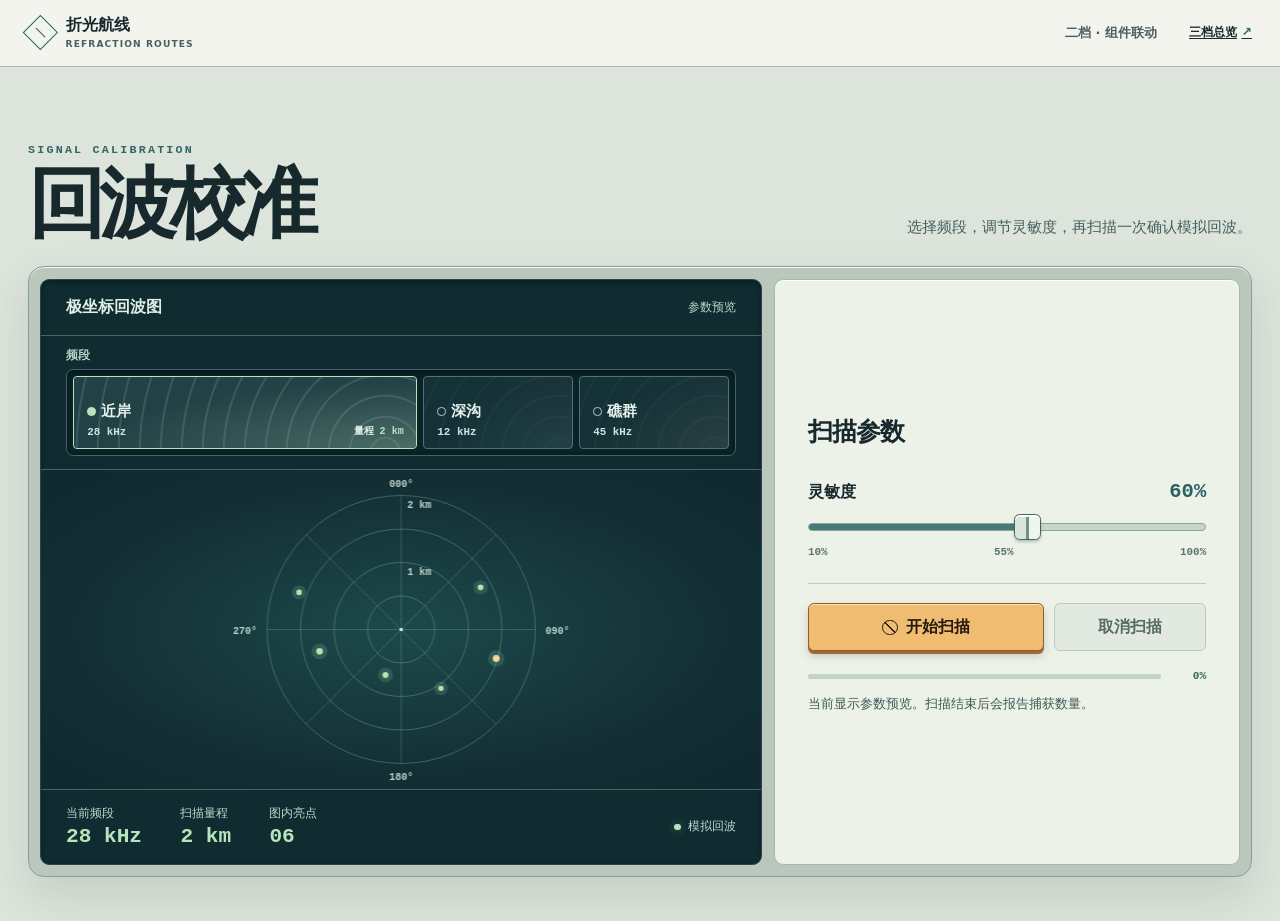
<file: assets/depth-2/index.html>
<!doctype html>
<html lang="zh-CN">
<head>
  <meta charset="utf-8">
  <meta name="viewport" content="width=device-width,initial-scale=1,viewport-fit=cover">
  <title>回波校准 · 折光航线</title>
  <meta name="description" content="通过频段和灵敏度调节虚拟回波图并完成一次扫描。">
  <link rel="stylesheet" href="instrument.css">
  <script defer src="instrument.js"></script>
</head>
<body>
  <header class="topbar">
    <div class="topbar-content">
      <a href="../showcase/index.html" class="brand"><span class="brand-mark" aria-hidden="true"></span><span>折光航线 <small lang="en">REFRACTION ROUTES</small></span></a>
      <nav class="header-nav" aria-label="演示导航"><span class="tier">二档 · 组件联动</span><a href="../gallery/index.html">三档总览 <span aria-hidden="true">↗</span></a></nav>
    </div>
  </header>
  <main>
    <div class="intro">
      <div>
        <p class="section-label" lang="en">SIGNAL CALIBRATION</p>
        <h1>回波校准</h1>
      </div>
      <p>选择频段，调节灵敏度，再扫描一次确认模拟回波。</p>
    </div>

    <div class="instrument">
      <section class="scope" aria-labelledby="scope-title">
        <div class="scope-head">
          <h2 id="scope-title">极坐标回波图</h2>
          <span class="scope-mode" id="scope-mode">参数预览</span>
        </div>
        <fieldset id="band-selection" class="scope-bands">
          <legend>频段</legend>
          <div class="band-options">
            <label class="band-option">
              <input type="radio" name="band" value="coastal" checked>
              <span class="band-name">近岸</span>
              <small class="band-frequency">28 kHz</small>
              <span class="band-detail" aria-hidden="true">量程 <span data-band-range></span></span>
            </label>
            <label class="band-option">
              <input type="radio" name="band" value="trench">
              <span class="band-name">深沟</span>
              <small class="band-frequency">12 kHz</small>
              <span class="band-detail" aria-hidden="true">量程 <span data-band-range></span></span>
            </label>
            <label class="band-option">
              <input type="radio" name="band" value="reef">
              <span class="band-name">礁群</span>
              <small class="band-frequency">45 kHz</small>
              <span class="band-detail" aria-hidden="true">量程 <span data-band-range></span></span>
            </label>
          </div>
        </fieldset>
        <div class="scope-view">
          <canvas id="scope-canvas" aria-hidden="true"></canvas>
        </div>
        <div class="scope-foot">
          <div class="scope-reading">
            <span>当前频段</span><strong id="frequency">28 kHz</strong>
          </div>
          <div class="scope-reading">
            <span>扫描量程</span><strong id="scope-range">2 km</strong>
          </div>
          <div class="scope-reading">
            <span>图内亮点</span><strong id="contact-count">—</strong>
          </div>
          <div class="legend"><span aria-hidden="true"></span>模拟回波</div>
        </div>
      </section>

      <section class="controls" aria-labelledby="controls-title">
        <h2 id="controls-title">扫描参数</h2>

        <div class="gain">
          <div class="range-heading">
            <label for="sensitivity">灵敏度</label>
            <output for="sensitivity" id="sensitivity-value" aria-live="off">60%</output>
          </div>
          <input type="range" id="sensitivity" min="10" max="100" value="60" step="5">
          <div class="range-scale" aria-hidden="true"><span>10%</span><span>55%</span><span>100%</span></div>
        </div>

        <div class="scan">
          <div class="scan-actions">
            <button type="button" class="scan-button" data-scan>
              <span class="scan-icon" aria-hidden="true"></span>
              <span class="scan-label">开始扫描</span>
            </button>
            <button type="button" class="stop-button" data-stop disabled>取消扫描</button>
          </div>
          <div class="scan-progress">
            <progress id="scan-progress" max="100" value="0" aria-label="扫描进度"></progress>
            <span id="scan-percent" aria-hidden="true">0%</span>
          </div>
          <p id="scan-status" class="status" role="status" aria-atomic="true">当前显示参数预览。扫描结束后会报告捕获数量。</p>
        </div>
      </section>
    </div>
  </main>
</body>
</html>
</file>
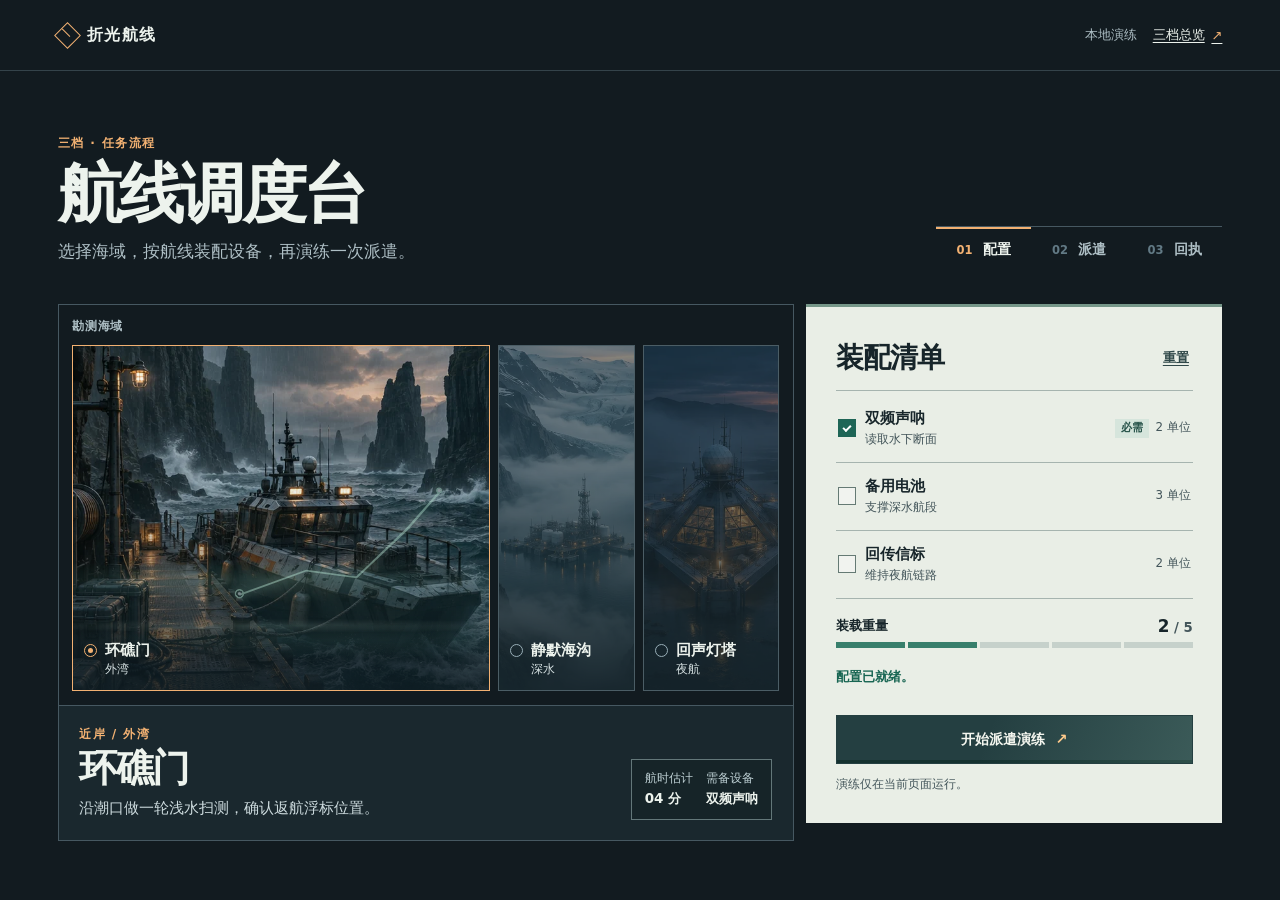
<file: assets/depth-3/index.html>
<!doctype html>
<html lang="zh-CN">
<head>
  <meta charset="utf-8">
  <meta name="viewport" content="width=device-width, initial-scale=1, viewport-fit=cover">
  <meta name="description" content="折光航线的本地派遣演练，展示 Tian 三档任务流程中的跨控件状态。">
  <title>航线调度台 · Tian</title>
  <link rel="stylesheet" href="./style.css">
  <script src="./dispatch.js" defer></script>
</head>
<body>
  <a class="skip" href="#workspace">跳到调度台</a>
  <header class="masthead">
    <div class="shell masthead-content">
      <a class="identity" href="../showcase/index.html" aria-label="折光航线发布页">
        <span class="mark" aria-hidden="true"></span><strong>折光航线</strong>
      </a>
      <div class="masthead-end">
        <span>本地演练</span>
        <a href="../gallery/index.html">三档总览 <span aria-hidden="true">↗</span></a>
      </div>
    </div>
  </header>

  <main class="shell" id="workspace" tabindex="-1">
    <div class="heading">
      <div>
        <p class="eyebrow">三档 · 任务流程</p>
        <h1>航线调度台</h1>
        <p class="intro">选择海域，按航线装配设备，再演练一次派遣。</p>
      </div>
      <ol class="stages" aria-label="派遣流程">
        <li data-stage="draft" aria-current="step"><span>01</span> 配置</li>
        <li data-stage="running"><span>02</span> 派遣</li>
        <li data-stage="done"><span>03</span> 回执</li>
      </ol>
    </div>

    <form id="dispatch-form" class="workspace">
      <section class="regions" aria-labelledby="regions-title">
        <fieldset id="route-fields">
          <legend id="regions-title">勘测海域</legend>
          <div class="route-options">
            <label class="route-choice" data-tone="atoll">
              <input type="radio" name="route" value="atoll" checked>
              <span class="radio-mark" aria-hidden="true"></span>
              <span class="scene-fx" aria-hidden="true"><span class="scene-atmosphere"></span><span class="scene-trace"></span></span>
              <strong>环礁门</strong>
              <small>外湾</small>
            </label>
            <label class="route-choice" data-tone="trench">
              <input type="radio" name="route" value="trench">
              <span class="radio-mark" aria-hidden="true"></span>
              <span class="scene-fx" aria-hidden="true"><span class="scene-atmosphere"></span><span class="scene-trace"></span></span>
              <strong>静默海沟</strong>
              <small>深水</small>
            </label>
            <label class="route-choice" data-tone="beacon">
              <input type="radio" name="route" value="beacon">
              <span class="radio-mark" aria-hidden="true"></span>
              <span class="scene-fx" aria-hidden="true"><span class="scene-atmosphere"></span><span class="scene-trace"></span></span>
              <strong>回声灯塔</strong>
              <small>夜航</small>
            </label>
          </div>
        </fieldset>

        <figure class="chart-view" data-tone="atoll">
          <img id="route-image" src="../showcase/media/atoll.webp" alt="勘测艇停靠在海峡附近" width="720" height="724">
          <span class="scene-fx" aria-hidden="true"><span class="scene-atmosphere"></span><span class="scene-trace"></span></span>
          <figcaption class="chart-caption">
            <div class="chart-name">
              <p id="route-zone" class="eyebrow">近岸 / 外湾</p>
              <h2 id="route-name">环礁门</h2>
              <p id="route-description">沿潮口做一轮浅水扫测，确认返航浮标位置。</p>
            </div>
            <dl class="chart-data">
              <div>
                <dt>航时估计</dt>
                <dd><strong id="route-duration">04</strong> 分</dd>
              </div>
              <div>
                <dt>需备设备</dt>
                <dd id="route-requirement">双频声呐</dd>
              </div>
            </dl>
          </figcaption>
        </figure>
      </section>

      <section class="dispatch" id="dispatch" aria-labelledby="dispatch-title" data-phase="draft">
        <header class="dispatch-header">
          <h2 id="dispatch-title">装配清单</h2>
          <button type="button" class="reset" id="reset-draft">重置</button>
        </header>

        <div id="draft">
          <fieldset id="kit-fields">
            <legend class="sr-only">勘测设备</legend>
            <label class="kit-item">
              <input id="kit-sonar" type="checkbox" name="equipment" value="sonar" checked>
              <span class="kit-checkbox" aria-hidden="true"></span>
              <span class="kit-text"><strong>双频声呐</strong><small>读取水下断面</small></span>
              <span class="kit-meta"><small class="requirement-tag" data-required="sonar">必需</small><span>2 单位</span></span>
            </label>
            <label class="kit-item">
              <input id="kit-battery" type="checkbox" name="equipment" value="battery">
              <span class="kit-checkbox" aria-hidden="true"></span>
              <span class="kit-text"><strong>备用电池</strong><small>支撑深水航段</small></span>
              <span class="kit-meta"><small class="requirement-tag" data-required="battery" hidden>必需</small><span>3 单位</span></span>
            </label>
            <label class="kit-item">
              <input id="kit-beacon" type="checkbox" name="equipment" value="beacon">
              <span class="kit-checkbox" aria-hidden="true"></span>
              <span class="kit-text"><strong>回传信标</strong><small>维持夜航链路</small></span>
              <span class="kit-meta"><small class="requirement-tag" data-required="beacon" hidden>必需</small><span>2 单位</span></span>
            </label>
          </fieldset>

          <div class="load" id="payload" data-limit="ok">
            <div class="load-label">
              <span id="payload-label">装载重量</span>
              <output id="payload-value" for="kit-sonar kit-battery kit-beacon"><strong>2</strong> / 5</output>
            </div>
            <div class="load-units" aria-hidden="true">
              <span data-filled></span><span data-filled></span><span></span><span></span><span></span>
            </div>
          </div>

          <div class="action-block">
            <p id="eligibility" class="eligibility" role="status">配置已就绪。</p>
            <button type="submit" class="action action-primary" id="start-dispatch" aria-describedby="eligibility">
              开始派遣演练 <span aria-hidden="true">↗</span>
            </button>
          </div>
        </div>

        <div id="running" hidden>
          <p class="current-route" id="run-route"></p>
          <h3 id="progress-title">演练进度</h3>
          <div class="run-progress">
            <progress id="run-progress" value="0" max="100" aria-labelledby="progress-title"></progress>
            <span id="run-percent" aria-hidden="true">0%</span>
          </div>
          <ol class="run-steps">
            <li>核对航线与设备</li>
            <li>模拟进入航段</li>
            <li>整理派遣回执</li>
          </ol>
          <button type="button" class="action action-secondary" id="cancel-dispatch">取消演练</button>
        </div>

        <div id="done" hidden>
          <div class="receipt-head">
            <span class="receipt-icon" aria-hidden="true">✓</span>
            <h3 id="result-title" tabindex="-1">演练完成</h3>
          </div>
          <dl class="receipt">
            <div><dt>勘测海域</dt><dd id="result-route"></dd></div>
            <div><dt>已装配设备</dt><dd id="result-kit"></dd></div>
            <div><dt>装载重量</dt><dd id="result-load"></dd></div>
          </dl>
          <button type="button" class="action action-primary" id="edit-dispatch">返回配置</button>
        </div>
        <p class="disclosure">演练仅在当前页面运行。</p>
      </section>
    </form>
    <p class="sr-only" id="dispatch-status" role="status"></p>
  </main>
</body>
</html>
</file>
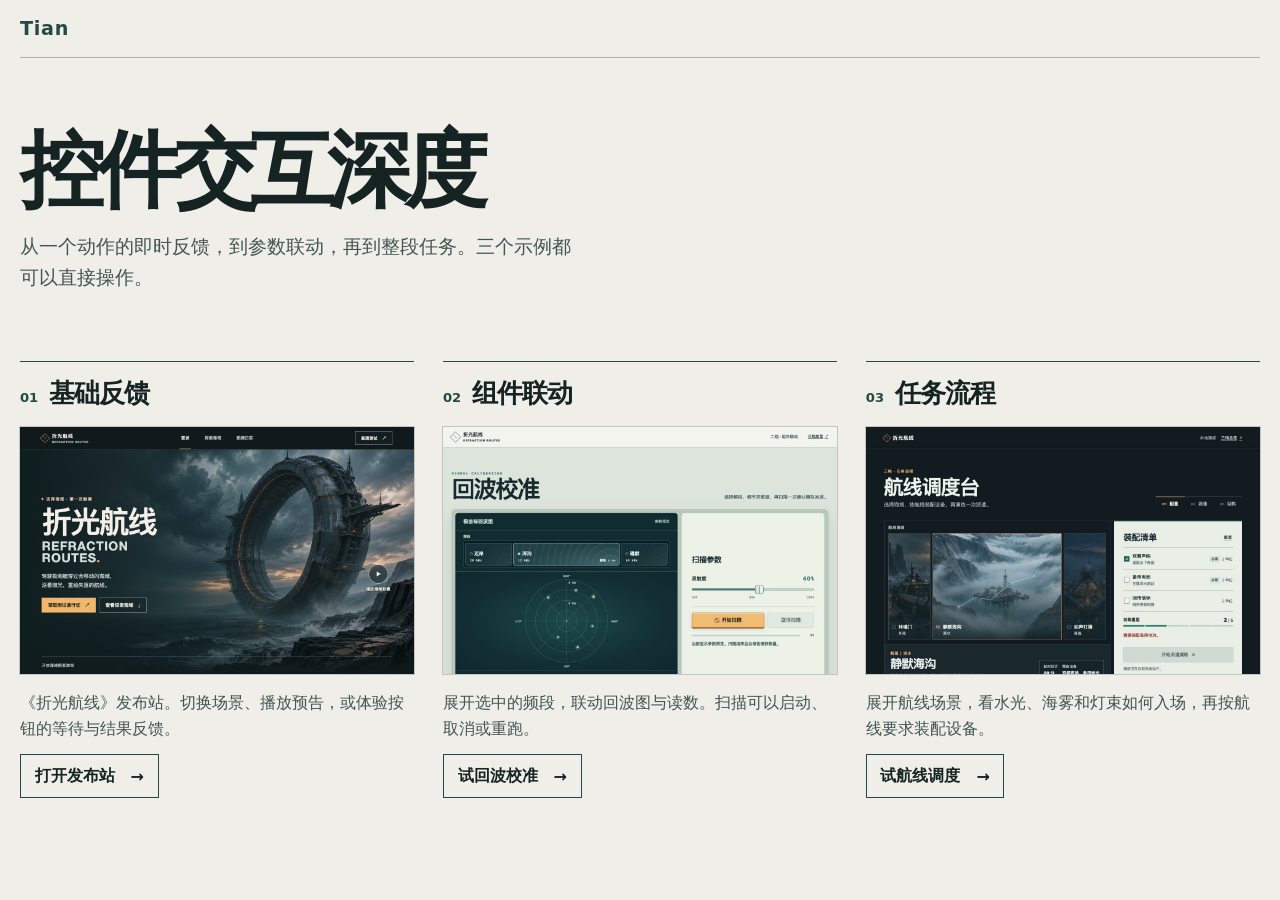
<file: assets/gallery/index.html>
<!doctype html>
<html lang="zh-CN">
<head>
  <meta charset="utf-8">
  <meta name="viewport" content="width=device-width, initial-scale=1">
  <meta name="description" content="在折光航线的三个可操作示例中比较 Tian 控件的三个深度。">
  <title>Tian · 控件交互深度</title>
  <style>
    :root {
      color-scheme: light;
      --paper: #efeee8;
      --ink: #152322;
      --muted: #435452;
      --rule: #acb4aa;
      --accent: #254a44;
      font-family: "PingFang SC", "Microsoft YaHei", system-ui, sans-serif;
    }

    * { box-sizing: border-box; }
    body { margin: 0; background: var(--paper); color: var(--ink); }
    h1, h2, p { margin: 0; }
    .wrap { width: min(100% - 2.5rem, 80rem); margin-inline: auto; }
    .brand {
      padding-block: 1.05rem;
      border-bottom: 1px solid var(--rule);
      color: var(--accent);
      font-size: 1.2rem;
      font-weight: 850;
      letter-spacing: .035em;
    }

    main { padding-block: clamp(2.2rem, 5.4vw, 5.3rem); }
    h1 { font-size: clamp(2.75rem, 6.6vw, 6rem); letter-spacing: -.085em; line-height: 1.04; }
    .intro {
      max-width: 35rem;
      margin-block: 1rem clamp(2rem, 5.5vw, 4.2rem);
      font-size: clamp(1rem, 1.45vw, 1.25rem);
      line-height: 1.7;
      color: var(--muted);
    }

    .examples {
      display: grid;
      grid-template-columns: repeat(3, minmax(0, 1fr));
      gap: clamp(1rem, 2.25vw, 2rem);
      margin: 0;
      padding: 0;
      list-style: none;
    }

    .card {
      display: flex;
      flex-direction: column;
      min-width: 0;
      border-top: 1px solid var(--accent);
    }

    .card h2 {
      display: flex;
      align-items: baseline;
      gap: .7rem;
      padding-block: .9rem 1rem;
      font-size: clamp(1.3rem, 2vw, 1.8rem);
      letter-spacing: -.04em;
    }

    .card h2 span {
      font-size: .82rem;
      font-weight: 700;
      color: var(--accent);
      font-variant-numeric: tabular-nums;
      letter-spacing: 0;
    }

    .preview {
      display: block;
      box-shadow: 0 0 0 1px #27363539;
      width: 100%;
      height: auto;
      aspect-ratio: 8 / 5;
      object-fit: cover;
      object-position: center top;
      background: #142223;
    }

    .contents { display: flex; flex: 1; align-items: flex-start; flex-direction: column; gap: .75rem; padding-block: 1rem .2rem; }
    .contents p { color: var(--muted); line-height: 1.65; }
    .open-demo {
      display: inline-flex;
      justify-content: space-between;
      align-items: center;
      gap: 1rem;
      min-height: 44px;
      padding: .55rem .85rem;
      margin-top: auto;
      border: 1px solid var(--accent);
      color: var(--ink);
      font-weight: 700;
      text-decoration: none;
      transition: background-color 150ms, color 150ms, transform 120ms;
    }

    .open-demo:active { transform: scale(.98); }
    .open-demo:focus-visible { outline: 2px solid var(--accent); outline-offset: 4px; }

    @media (hover: hover) {
      .open-demo:hover { background: var(--accent); color: var(--paper); }
    }

    @media (max-width: 830px) {
      .examples { grid-template-columns: minmax(0, 1fr); gap: 2rem; }
      .card { display: grid; grid-template-columns: minmax(0, 1.4fr) minmax(0, 1fr); column-gap: 1rem; }
      .card h2 { grid-column: 1 / -1; }
      .contents { padding-top: 0; }
    }

    @media (max-width: 520px) {
      .card { display: flex; }
      .contents { padding-top: .85rem; }
    }

    @media (prefers-reduced-motion: reduce) {
      .open-demo { transition: none; }
      .open-demo:active { transform: none; }
    }
  </style>
</head>
<body>
  <header class="wrap brand">Tian</header>
  <main class="wrap">
    <h1>控件交互深度</h1>
    <p class="intro">从一个动作的即时反馈，到参数联动，再到整段任务。三个示例都可以直接操作。</p>

    <ol class="examples" aria-label="三个交互示例">
      <li class="card">
        <h2><span>01</span>基础反馈</h2>
        <img class="preview" src="depth-1.jpg" width="768" height="480" alt="">
        <div class="contents">
          <p>《折光航线》发布站。切换场景、播放预告，或体验按钮的等待与结果反馈。</p>
          <a class="open-demo" href="../showcase/index.html">打开发布站 <span aria-hidden="true">→</span></a>
        </div>
      </li>
      <li class="card">
        <h2><span>02</span>组件联动</h2>
        <img class="preview" src="depth-2.jpg" width="768" height="480" alt="">
        <div class="contents">
          <p>展开选中的频段，联动回波图与读数。扫描可以启动、取消或重跑。</p>
          <a class="open-demo" href="../depth-2/index.html">试回波校准 <span aria-hidden="true">→</span></a>
        </div>
      </li>
      <li class="card">
        <h2><span>03</span>任务流程</h2>
        <img class="preview" src="depth-3.jpg" width="768" height="480" alt="">
        <div class="contents">
          <p>展开航线场景，看水光、海雾和灯束如何入场，再按航线要求装配设备。</p>
          <a class="open-demo" href="../depth-3/index.html">试航线调度 <span aria-hidden="true">→</span></a>
        </div>
      </li>
    </ol>
  </main>
</body>
</html>
</file>
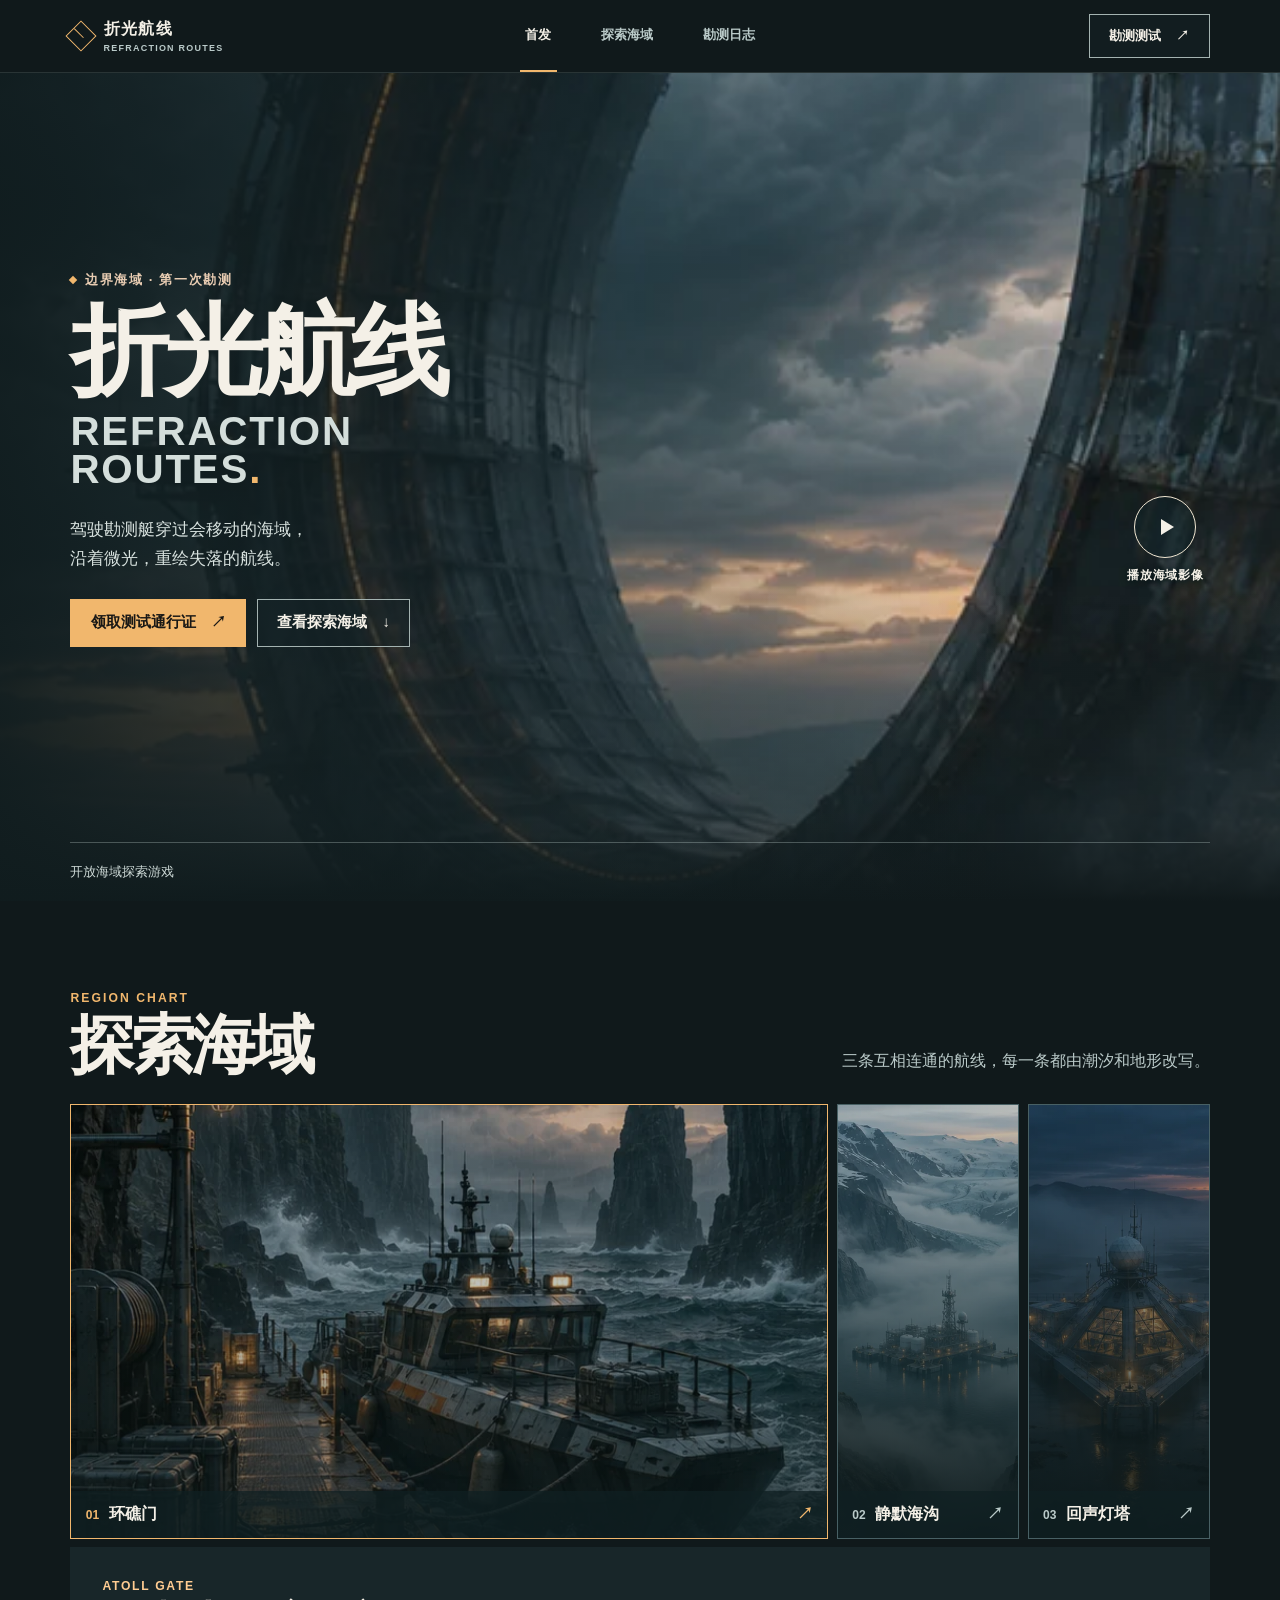
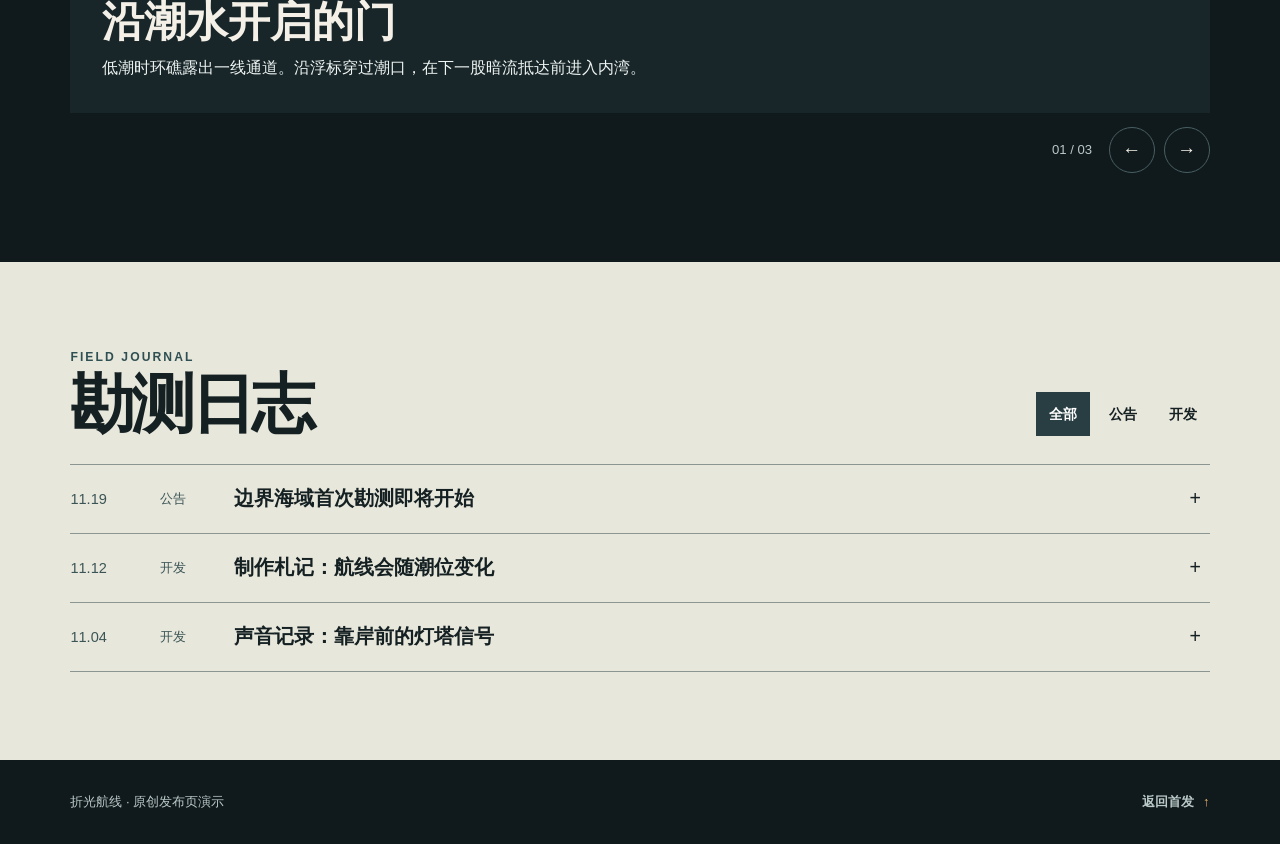
<file: assets/showcase/index.html>
<!doctype html>
<html lang="zh-CN">
<head>
  <meta charset="utf-8">
  <meta name="viewport" content="width=device-width, initial-scale=1, viewport-fit=cover">
  <meta name="description" content="折光航线是一个原创科幻海域探索游戏发布页样例。">
  <title>折光航线 · Refraction Routes</title>
  <link rel="stylesheet" href="showcase.css">
  <script src="showcase.js" defer></script>
</head>
<body>
  <a class="skip" href="#dispatch">跳到内容</a>
  <header class="site-header">
    <div class="header-inner">
      <a class="wordmark" href="#dispatch" aria-label="折光航线首页">
        <span class="wordmark-symbol" aria-hidden="true"></span>
        <span>折光航线 <small>REFRACTION ROUTES</small></span>
      </a>
      <button class="menu-toggle" type="button" data-menu-toggle aria-expanded="false" aria-controls="site-navigation">菜单 <span aria-hidden="true"></span></button>
      <nav id="site-navigation" aria-label="页面章节" data-navigation>
        <a href="#dispatch" aria-current="location">首发</a>
        <a href="#chart">探索海域</a>
        <a href="#journal">勘测日志</a>
        <button class="action action-frame mobile-action" type="button" data-open-test aria-haspopup="dialog">勘测测试 <span aria-hidden="true">↗</span></button>
      </nav>
      <button class="action action-frame header-action" type="button" data-open-test aria-haspopup="dialog">勘测测试 <span aria-hidden="true">↗</span></button>
    </div>
  </header>

  <main>
    <section class="hero" id="dispatch" aria-labelledby="launch-title">
      <picture class="hero-art">
        <source media="(max-width: 720px)" srcset="media/hero-small.webp" width="540" height="960">
        <img src="media/hero.webp" alt="" width="1672" height="941" fetchpriority="high">
      </picture>
      <div class="hero-content frame">
        <p class="locator"><span></span> 边界海域 · 第一次勘测</p>
        <h1 id="launch-title">折光航线</h1>
        <p class="hero-english" lang="en">REFRACTION<br> ROUTES<span>.</span></p>
        <p class="hero-intro">驾驶勘测艇穿过会移动的海域，<br class="desktop-break">沿着微光，重绘失落的航线。</p>
        <div class="hero-actions">
          <button class="action action-primary" type="button" data-open-test aria-haspopup="dialog">领取测试通行证 <span aria-hidden="true">↗</span></button>
          <a class="action action-frame" href="#chart">查看探索海域 <span aria-hidden="true">↓</span></a>
        </div>
      </div>
      <button class="motion-preview" type="button" data-open-film aria-haspopup="dialog">
        <span class="play-disc" aria-hidden="true"></span>
        <span>播放海域影像</span>
      </button>
      <div class="hero-footer frame">
        <span>开放海域探索游戏</span>
      </div>
    </section>

    <section class="chart frame" id="chart" aria-labelledby="chart-title">
      <header class="section-head">
        <div>
          <p class="section-label" lang="en">REGION CHART</p>
          <h2 id="chart-title">探索海域</h2>
        </div>
        <p>三条互相连通的航线，每一条都由潮汐和地形改写。</p>
      </header>
      <div class="route-deck">
        <div class="route-list" role="tablist" aria-label="勘测航线" data-route-list>
          <button id="tab-atoll" class="route-tab" type="button" role="tab" aria-controls="route-atoll" aria-selected="true" data-route-tab>
            <span class="route-meta"><span class="route-index" aria-hidden="true">01</span><span>环礁门</span><span class="route-mark" aria-hidden="true">↗</span></span>
          </button>
          <button id="tab-trench" class="route-tab" type="button" role="tab" aria-controls="route-trench" aria-selected="false" tabindex="-1" data-route-tab>
            <span class="route-meta"><span class="route-index" aria-hidden="true">02</span><span>静默海沟</span><span class="route-mark" aria-hidden="true">↗</span></span>
          </button>
          <button id="tab-beacon" class="route-tab" type="button" role="tab" aria-controls="route-beacon" aria-selected="false" tabindex="-1" data-route-tab>
            <span class="route-meta"><span class="route-index" aria-hidden="true">03</span><span>回声灯塔</span><span class="route-mark" aria-hidden="true">↗</span></span>
          </button>
        </div>
        <div class="route-display">
          <section class="route-panel" id="route-atoll" role="tabpanel" aria-labelledby="tab-atoll" tabindex="0">
            <img src="media/atoll.webp" alt="" width="720" height="724" loading="lazy">
            <div class="route-copy">
              <p lang="en">ATOLL GATE</p>
              <h3>沿潮水开启的门</h3>
              <p>低潮时环礁露出一线通道。沿浮标穿过潮口，在下一股暗流抵达前进入内湾。</p>
            </div>
          </section>
          <section class="route-panel" id="route-trench" role="tabpanel" aria-labelledby="tab-trench" tabindex="0" hidden>
            <img src="media/trench.webp" alt="" width="720" height="724" loading="lazy">
            <div class="route-copy">
              <p lang="en">SILENT TRENCH</p>
              <h3>在回声消失的地方下潜</h3>
              <p>海沟让声呐回波变得稀疏。贴着岩壁校准测距仪，用浮标间的光点确认返航路线。</p>
            </div>
          </section>
          <section class="route-panel" id="route-beacon" role="tabpanel" aria-labelledby="tab-beacon" tabindex="0" hidden>
            <img src="media/beacon.webp" alt="" width="720" height="724" loading="lazy">
            <div class="route-copy">
              <p lang="en">ECHO BEACON</p>
              <h3>让灯塔重新传出信号</h3>
              <p>夜航时跟随短促的橙光靠岸。恢复灯塔的发射阵列，随后用它中继更远处的观测点。</p>
            </div>
          </section>
        </div>
      </div>
      <div class="route-controls" aria-label="切换航线">
        <span data-route-count aria-live="polite">01 / 03</span>
        <button class="action action-icon" type="button" data-route-step="-1" aria-label="上一条航线">←</button>
        <button class="action action-icon" type="button" data-route-step="1" aria-label="下一条航线">→</button>
      </div>
    </section>

    <section class="journal" id="journal" aria-labelledby="journal-title">
      <div class="frame">
        <header class="section-head">
          <div>
            <p class="section-label" lang="en">FIELD JOURNAL</p>
            <h2 id="journal-title">勘测日志</h2>
          </div>
          <div class="news-tabs" role="group" aria-label="日志分类">
            <button type="button" data-news-filter="all" aria-pressed="true">全部</button>
            <button type="button" data-news-filter="dispatch" aria-pressed="false">公告</button>
            <button type="button" data-news-filter="lab" aria-pressed="false">开发</button>
          </div>
        </header>
        <p class="sr-only" data-news-status aria-live="polite"></p>
        <div class="news-list">
          <article data-news-type="dispatch">
            <details>
              <summary><time datetime="2026-11-19">11.19</time><span class="news-category">公告</span><span>边界海域首次勘测即将开始</span><span class="news-expand" aria-hidden="true"></span></summary>
              <p>首次勘测覆盖环礁门、静默海沟与回声灯塔。访客可以从页面上方领取本地演示通行证。</p>
            </details>
          </article>
          <article data-news-type="lab">
            <details>
              <summary><time datetime="2026-11-12">11.12</time><span class="news-category">开发</span><span>制作札记：航线会随潮位变化</span><span class="news-expand" aria-hidden="true"></span></summary>
              <p>同一条海峡的入口会随潮位显露或消失。勘测时持续比较水位、浮标位置与回波距离。</p>
            </details>
          </article>
          <article data-news-type="lab">
            <details>
              <summary><time datetime="2026-11-04">11.04</time><span class="news-category">开发</span><span>声音记录：靠岸前的灯塔信号</span><span class="news-expand" aria-hidden="true"></span></summary>
              <p>三组短促信号分别提示转向、减速与可着陆，让夜航也能靠声音辨别入口。</p>
            </details>
          </article>
        </div>
      </div>
    </section>
  </main>

  <footer class="site-footer frame">
    <span>折光航线 · 原创发布页演示</span>
    <a href="#dispatch">返回首发 <span aria-hidden="true">↑</span></a>
  </footer>

  <dialog id="test-dialog" aria-labelledby="test-title">
    <form method="dialog"><button type="submit" class="action action-icon dialog-close" aria-label="关闭" autofocus>×</button></form>
    <p class="locator"><span></span> 第一次勘测</p>
    <h2 id="test-title">领取测试通行证</h2>
    <p class="dialog-intro">这是本地演示。通行证保存在当前浏览器，无需填写个人信息。</p>
    <button class="action action-primary" type="button" data-save-pass>保存演示通行证</button>
    <p class="test-status" data-test-status role="status"></p>
  </dialog>
  <dialog class="film-dialog" id="film-dialog" aria-labelledby="film-title">
    <form method="dialog"><button type="submit" class="action action-icon dialog-close" aria-label="关闭影像" autofocus>×</button></form>
    <h2 id="film-title">海域影像</h2>
    <video controls playsinline preload="none" poster="media/hero.webp" src="media/preview.mp4"></video>
    <p class="film-status" role="status"></p>
  </dialog>
</body>
</html>
</file>
<file: assets/depth-2/instrument.css>
:root {
  color-scheme: light;
  --ink: #17292d;
  --muted: #475f61;
  --paper: #edf1eb;
  --line: #a9bbb2;
  --screen: #102c31;
  --screen-text: #def0e6;
  --pulse: #b8e4bc;
  --frame: min(100% - 3.5rem, 77rem);
  font: 16px/1.5 "Avenir Next", "PingFang SC", "Microsoft YaHei", system-ui, sans-serif;
}

* { box-sizing: border-box; }
body { margin: 0; min-width: 0; color: var(--ink); background: #dce4db; }
button, input { font: inherit; }
button { cursor: pointer; }
button[disabled] { cursor: default; }
a { color: inherit; }
:focus-visible { outline: 2px solid #1d696d; outline-offset: 4px; }

.topbar { background: #f2f4ed; border-block-end: 1px solid var(--line); }
.topbar-content {
  width: var(--frame);
  min-block-size: 4.1rem;
  margin-inline: auto;
  display: flex;
  justify-content: space-between;
  align-items: center;
  gap: 1rem;
}
.brand { display: flex; align-items: center; gap: 0.8rem; text-decoration: none; font-weight: 750; line-height: 1.15; }
.brand small { display: block; margin-top: 0.28rem; font-size: 0.57rem; color: var(--muted); letter-spacing: 0.12em; }
.brand-mark {
  display: grid;
  place-items: center;
  width: 1.55rem;
  height: 1.55rem;
  border: 1px solid #276264;
  transform: rotate(45deg);
}
.brand-mark::after { content: ""; width: 58%; height: 1px; background: #276264; }
.tier { color: var(--muted); font-size: 0.82rem; font-weight: 650; white-space: nowrap; }

main { width: var(--frame); margin-inline: auto; padding: clamp(2.5rem, 6vw, 5.05rem) 0 max(2.75rem, env(safe-area-inset-bottom)); }
.intro { display: flex; align-items: end; justify-content: space-between; gap: 1rem 3rem; flex-wrap: wrap; margin-block-end: 1.55rem; }
.section-label { margin: 0 0 0.45rem; font: 700 0.73rem/1.35 ui-monospace, monospace; letter-spacing: 0.19em; color: #326565; }
.intro h1 { margin: 0; font-size: clamp(2.75rem, 6vw, 5.35rem); font-weight: 850; line-height: 0.98; letter-spacing: -0.08em; }
.intro > p { color: var(--muted); margin: 0 0 0.2rem; font-size: 0.92rem; font-weight: 500; }

.instrument {
  display: grid;
  grid-template-columns: minmax(0, 1.55fr) minmax(0, 1fr);
  gap: 0.8rem;
  padding: 0.7rem;
  background: #b9c7bd;
  border: 1px solid #8a9d95;
  border-radius: 1rem;
  box-shadow: 0 1.1rem 2.75rem #344e4324, inset 0 1px 0 #f5faf0;
}
.scope {
  min-width: 0;
  overflow: hidden;
  border: 1px solid #28464a;
  border-radius: 0.58rem;
  background: var(--screen);
  color: var(--screen-text);
  box-shadow: inset 0 2px 5px #071d21;
}
.scope-head, .scope-foot { display: flex; align-items: center; justify-content: space-between; gap: 0.6rem; padding-inline: clamp(0.85rem, 2vw, 1.55rem); }
.scope-head { min-block-size: 3.55rem; border-block-end: 1px solid #486560; }
.scope-head h2 { margin: 0; font-size: 1rem; }
.scope-mode { font-size: 0.75rem; color: #bad5c8; white-space: nowrap; }
.scope-mode[data-mode="running"] { color: #ffd28d; }
.scope-mode[data-mode="complete"] { color: var(--pulse); }
.scope-view {
  position: relative;
  height: clamp(16rem, 25vw, 22rem);
  background: radial-gradient(ellipse at center, #1d4a4b, #132f35 64%, #10282f);
  border-block-start: 1px solid #486560;
}
.scope-view::after {
  content: "";
  position: absolute;
  inset: 0;
  pointer-events: none;
  opacity: 0.4;
  background: repeating-linear-gradient(0deg, #081c251f 0 1px, transparent 1px 4px);
}
#scope-canvas { display: block; width: 100%; height: 100%; }
.scope-foot { min-height: 4.65rem; flex-wrap: wrap; justify-content: start; column-gap: clamp(1rem, 3vw, 2.8rem); padding-block: 0.7rem; border-block-start: 1px solid #486560; }
.scope-reading { display: grid; gap: 0.08rem; }
.scope-reading span, .legend { color: #c1d7cf; font-size: 0.73rem; }
.scope-reading strong { color: var(--pulse); font: 650 1.32rem/1.2 ui-monospace, "SFMono-Regular", monospace; font-variant-numeric: tabular-nums; }
.legend { margin-inline-start: auto; display: flex; align-items: center; gap: 0.45rem; }
.legend span { width: 0.43rem; height: 0.43rem; border-radius: 50%; background: var(--pulse); box-shadow: 0 0 9px #89e19c60; }

.controls {
  display: flex;
  flex-direction: column;
  justify-content: center;
  min-width: 0;
  border: 1px solid #a7b9af;
  border-radius: 0.58rem;
  box-shadow: inset 0 1px 0 #fff;
  padding: clamp(1.05rem, 2.55vw, 2.05rem);
  background: #edf2e9;
}
.controls h2 { margin: 0 0 1.42rem; font-size: 1.56rem; font-weight: 800; letter-spacing: -0.035em; }
.scope-bands {
  min-width: 0;
  margin: 0.64rem clamp(0.85rem, 2vw, 1.55rem) 0.85rem;
  padding: 0;
  border: 0;
}
.scope-bands legend { padding: 0; margin-bottom: 0.35rem; color: #bbd2c8; font-size: 0.72rem; font-weight: 700; }
.range-heading label { font-weight: 720; }
.band-options {
  display: flex;
  gap: 0.35rem;
  border: 1px solid #456564;
  border-radius: 0.45rem;
  padding: 0.36rem;
  background: #0b2227;
  box-shadow: inset 0 2px 5px #041418;
}
.band-option {
  --band-accent: #b9e3bd;
  position: relative;
  isolation: isolate;
  flex: 1 1 0;
  min-width: 0;
  min-height: 4.55rem;
  display: flex;
  flex-direction: column;
  justify-content: end;
  gap: 0.17rem;
  padding: 0.55rem clamp(0.55rem, 1.05vw, 0.95rem);
  border: 1px solid #507274;
  border-radius: 0.25rem;
  color: #e5f2ed;
  background: #214247;
  box-shadow: inset 0 1px 0 #9bbdb536;
  cursor: pointer;
  transition: flex-grow 380ms cubic-bezier(.22,.74,.28,1), border-color 220ms ease-out, opacity 180ms ease-out;
}
.band-option:has([value="trench"]) { --band-accent: #a2d6dc; }
.band-option:has([value="reef"]) { --band-accent: #efd19b; }
.band-option::before, .band-option::after {
  content: "";
  position: absolute;
  inset: 0;
  z-index: -1;
  border-radius: inherit;
  pointer-events: none;
}
.band-option::before {
  background:
    repeating-radial-gradient(circle at 91% 106%, transparent 0 13px, #b2d2c533 14px 15px, transparent 16px 21px),
    radial-gradient(ellipse at 100% 100%, color-mix(in srgb, var(--band-accent) 35%, #1f4046), #25464a 66%);
}
.band-option::after {
  background: linear-gradient(90deg, #0e2a30 22%, #152f36 100%);
  opacity: 0.75;
  transition: opacity 280ms ease-out;
}
.band-option:has(:checked) {
  flex-grow: 2.6;
  border-color: var(--band-accent);
}
.band-option:has(:checked)::after { opacity: 0.16; }
.band-option:has(:focus-visible) { outline: 2px solid #ecfff3; outline-offset: 2px; z-index: 1; }
.band-option input { position: absolute; inset: 0; z-index: 1; margin: 0; opacity: 0; width: 100%; height: 100%; cursor: inherit; }
.scope-bands[disabled] .band-option:not(:has(:checked)) { opacity: 0.65; }
.scope-bands[disabled] .band-option { cursor: default; }
.band-name { display: flex; align-items: center; gap: 0.35rem; font-size: 0.96rem; font-weight: 750; white-space: nowrap; }
.band-name::before {
  content: "";
  width: 0.4rem;
  height: 0.4rem;
  flex: 0 0 auto;
  border: 1px solid #adcac3;
  border-radius: 50%;
}
.band-option:has(:checked) .band-name::before { background: var(--band-accent); border-color: var(--band-accent); }
.band-frequency { color: #d0e4df; font: 650 0.68rem/1.25 ui-monospace, monospace; white-space: nowrap; }
.band-detail {
  position: absolute;
  inset-inline-end: 0.78rem;
  inset-block-end: 0.58rem;
  color: #e6f1e9;
  font: 650 0.63rem/1.25 ui-monospace, monospace;
  white-space: nowrap;
  opacity: 0;
  transform: translateY(4px);
  transition: opacity 100ms ease-out, transform 120ms ease-out;
}
.band-detail span { color: var(--band-accent); }
.band-option:has(:checked) .band-detail {
  opacity: 1;
  transform: none;
  transition: opacity 220ms 140ms ease-out, transform 220ms 140ms ease-out;
}

.gain { margin-block-start: 0.45rem; }
.range-heading { display: flex; justify-content: space-between; align-items: baseline; }
.range-heading output { color: #2c6061; font: 700 1.28rem/1.2 ui-monospace, monospace; }
input[type="range"] {
  appearance: none;
  width: 100%;
  height: 2.75rem;
  display: block;
  margin: 0;
  background: transparent;
  cursor: pointer;
}
input[type="range"]:disabled { opacity: 0.58; cursor: default; }
input[type="range"]::-webkit-slider-runnable-track { height: 0.5rem; border-radius: 99px; border: 1px solid #8ba598; background: linear-gradient(90deg, #497977 var(--gain, 55.5%), #c5d6cc var(--gain, 55.5%)); }
input[type="range"]::-moz-range-track { height: 0.5rem; border-radius: 99px; border: 1px solid #8ba598; background: linear-gradient(90deg, #497977 var(--gain, 55.5%), #c5d6cc var(--gain, 55.5%)); }
input[type="range"]::-webkit-slider-thumb {
  appearance: none;
  width: 1.65rem;
  height: 1.65rem;
  margin-top: -0.62rem;
  border: 1px solid #436562;
  border-radius: 0.35rem;
  background: linear-gradient(90deg,#d7e5da 43%, #70908b 44% 55%, #edf6ec 56%);
  box-shadow: 0 2px 3px #294e4a4a, inset 0 2px 0 #fff;
}
input[type="range"]::-moz-range-thumb { width: 1.65rem; height: 1.65rem; border: 1px solid #436562; border-radius: 0.35rem; background: #e0ebe1; }
.range-scale { margin: -0.16rem 0; display: flex; justify-content: space-between; color: #5d7370; font: 600 0.68rem/1.2 ui-monospace, monospace; }

.scan { margin-block-start: 1.65rem; padding-top: 1.2rem; border-top: 1px solid #bacbc0; }
.scan-actions { display: grid; grid-template-columns: minmax(0, 1.55fr) minmax(6rem, 1fr); gap: 0.6rem; }
.scan-button, .stop-button {
  position: relative;
  min-height: 3rem;
  border-radius: 0.37rem;
  padding: 0.55rem 0.5rem;
  font-weight: 750;
  line-height: 1.18;
  transition: transform 130ms ease-out, box-shadow 130ms ease-out, background-color 130ms ease-out;
}
.scan-button { display: flex; align-items: center; justify-content: center; gap: 0.5rem; background: #efbc71; color: #241a11; border: 1px solid #925b2d; box-shadow: inset 0 1px 0 #ffe7b4, 0 3px 0 #9a6a3e, 0 5px 9px #644b3140; }
.scan-icon {
  width: 0.96rem;
  height: 0.96rem;
  border: 1px solid currentColor;
  border-radius: 50%;
  background: linear-gradient(44deg, transparent 45%, currentColor 46% 53%, transparent 54%);
}
.stop-button { background: #e1e9e1; border: 1px solid #a0b5aa; color: #2b4a49; box-shadow: inset 0 1px 0 #fff; }
.stop-button:disabled { color: #586c66; border-color: #b8c9be; box-shadow: none; }
.scan-button:not([aria-disabled="true"]):active { transform: translateY(2px); box-shadow: inset 0 1px 2px #a67036, 0 1px 0 #9a6a3e; }
.scan-button[aria-busy="true"] { background: #d8b887; transform: translateY(2px); box-shadow: inset 0 1px 2px #9c754d, 0 1px 0 #9a6a3e; cursor: progress; }
.stop-button:not(:disabled):active { background: #cadbd1; }
@media (hover: hover) and (pointer: fine) {
  .band-option:not(:has(:checked, :disabled)):hover { border-color: #a1c2b7; }
  .band-option:not(:has(:checked, :disabled)):hover::after { opacity: 0.42; }
  .scan-button:not([aria-disabled="true"]):hover { background: #f7c685; }
  .stop-button:not(:disabled):hover { background: #d2e0d6; }
}

.scan-progress { display: flex; align-items: center; gap: 0.65rem; margin-block-start: 1.05rem; }
.scan-progress progress {
  appearance: none;
  flex: 1;
  width: 0;
  height: 0.34rem;
  border: 0;
  border-radius: 99px;
  background: #c1d2c8;
  overflow: hidden;
}
.scan-progress progress::-webkit-progress-bar { background: #c1d2c8; }
.scan-progress progress::-webkit-progress-value { background: #416d68; }
.scan-progress progress::-moz-progress-bar { background: #416d68; }
.scan-progress span { min-width: 3.1em; text-align: end; font: 700 0.7rem/1.5 ui-monospace, monospace; color: #41635f; font-variant-numeric: tabular-nums; }
.status { margin: 0.6rem 0 0; min-block-size: 2.75em; font-size: 0.82rem; font-weight: 530; color: #405956; }
.status[data-mode="complete"] { color: #245646; }

@media (max-width: 820px) {
  :root { --frame: min(100% - 2rem, 36rem); }
  .instrument { grid-template-columns: minmax(0, 1fr); }
  .scope-view { height: clamp(15rem, 60vw, 22rem); }
  .band-option { flex: 1 1 0; min-height: 2.9rem; justify-content: center; align-items: center; gap: 0.1rem; padding: 0.4rem 0.22rem; }
  .band-option:has(:checked) { flex-grow: 1; }
  .band-detail, .band-option::before { display: none; }
  .controls { padding: 1.3rem; }
}
@media (max-width: 440px) {
  .topbar-content { min-block-size: 3.55rem; }
  .brand-mark { width: 1.28rem; height: 1.28rem; }
  .intro { margin-bottom: 1.1rem; }
  .instrument { padding: 0.44rem; gap: 0.46rem; }
  .scope-head { min-block-size: 3rem; }
  .scope-foot { min-height: 4rem; }
  .scope-foot .legend { display: none; }
  .scope-reading strong { font-size: 1.06rem; }
  .controls { padding: 1.05rem; }
}
@media (prefers-reduced-motion: reduce) {
  *, *::before, *::after { transition: none !important; }
  .scan-button:not([aria-disabled="true"]):active, .scan-button[aria-busy="true"], .band-detail { transform: none; }
}

.header-nav { display: flex; align-items: center; gap: clamp(0.6rem, 2.6vw, 2rem); }
.header-nav a { display: inline-flex; align-items: center; gap: 0.28rem; min-height: 2.75rem; font-size: 0.78rem; font-weight: 700; text-underline-offset: 0.2em; white-space: nowrap; }
.header-nav a span { color: #326565; }
@media (max-width: 415px) {
  .header-nav { align-items: end; flex-direction: column; gap: 0; padding-block: 0.4rem 0.12rem; }
  .header-nav a { min-height: 2.75rem; }
  .tier { font-size: 0.69rem; }
}
</file>
<file: assets/depth-3/style.css>
:root {
  color-scheme: dark;
  --surface: #121b20;
  --surface-raised: #1c2a31;
  --edge: #465861;
  --ink: #edf3ed;
  --muted: #aebfc5;
  --accent: #f2b172;
  --panel: #e9eee6;
  --panel-ink: #17252a;
  --panel-muted: #43555a;
  --panel-line: #a6b4af;
  --signal: #176552;
  --danger: #9b3529;
  --focus: #ffc887;
  --gutter: clamp(1rem, 4.5vw, 5rem);
  --motion: 160ms;
  --route-motion: 440ms cubic-bezier(.22, .74, .25, 1);
  --scene-motion: 860ms cubic-bezier(.18, .59, .27, 1);
  --scene-zoom: 1.105;
  font-family: system-ui, -apple-system, "PingFang SC", "Microsoft YaHei", sans-serif;
}
*, *::before, *::after { box-sizing: border-box; }
[hidden] { display: none !important; }
body { margin: 0; background: var(--surface); color: var(--ink); }
a { color: inherit; }
button, input { font: inherit; }
p, h1, h2, h3, figure, dl, dd { margin: 0; }
fieldset { min-inline-size: 0; margin: 0; padding: 0; border: 0; }
button:not(:disabled), label:has(input:not(:disabled)) { cursor: pointer; }
:focus-visible { outline: 2px solid var(--focus); outline-offset: 4px; }
.sr-only, .skip:not(:focus) {
  position: absolute; width: 1px; height: 1px; padding: 0;
  overflow: hidden; clip-path: inset(50%); white-space: nowrap;
}
.skip:focus {
  position: fixed; top: 0.5rem; left: 0.5rem; z-index: 4;
  padding: 0.7rem 0.95rem; background: #243b43;
}
.shell { max-width: 1440px; padding-inline: var(--gutter); margin-inline: auto; }
.masthead { border-bottom: 1px solid #34434a; }
.masthead-content {
  display: flex; justify-content: space-between; align-items: center;
  min-height: 4.4rem; gap: 1rem;
}
.identity { display: flex; align-items: center; gap: 0.65rem; text-decoration: none; }
.identity strong { font-size: 1rem; letter-spacing: 0.08em; }
.mark { width: 19px; height: 19px; transform: rotate(45deg); border: 1px solid var(--accent); }
.mark::after {
  margin-top: 7px; content: ""; display: block; width: 11px;
  height: 1px; background: var(--accent);
}
.masthead-end { display: flex; align-items: center; gap: 1rem; font-size: 0.82rem; }
.masthead-end > span { color: var(--muted); }
.masthead-end a {
  display: inline-flex; min-height: 44px; align-items: center; gap: 0.42rem;
  text-underline-offset: 0.22em;
}
.masthead-end a span { color: var(--accent); }
main { padding-block: clamp(2.15rem, 5vw, 4.6rem) 3rem; }
.heading {
  display: flex; align-items: end; justify-content: space-between;
  flex-wrap: wrap; gap: 1.25rem; margin-bottom: clamp(1.55rem, 3vw, 2.6rem);
}
.eyebrow { color: var(--accent); font-size: 0.76rem; font-weight: 730; letter-spacing: 0.12em; }
h1 {
  margin-block: 0.48rem 0.67rem;
  font-size: clamp(2.55rem, 5.1vw, 5.4rem); font-weight: 770; line-height: 1.04;
  letter-spacing: -0.055em;
}
.intro { color: var(--muted); font-size: clamp(0.92rem, 1.3vw, 1.06rem); line-height: 1.6; }
.stages {
  display: flex; align-items: stretch; margin: 0 0 0.08rem; padding: 0;
  border-top: 1px solid var(--edge); list-style: none;
}
.stages li {
  padding: 0.7rem clamp(0.72rem, 1.6vw, 1.5rem) 0.3rem;
  border-top: 2px solid transparent; color: var(--muted);
  font-size: 0.88rem; font-weight: 680; white-space: nowrap;
}
.stages li span { color: #627a85; margin-inline-end: 0.35rem; font-size: 0.72rem; font-variant-numeric: tabular-nums; }
.stages [aria-current] { border-top-color: var(--accent); color: var(--ink); }
.stages [aria-current] span { color: var(--accent); }

.workspace { display: grid; grid-template-columns: minmax(0, 1fr) minmax(22rem, 26rem); gap: 0.8rem; align-items: start; }
.regions { min-width: 0; border: 1px solid var(--edge); }
#route-fields { padding: 0.85rem; }
#route-fields legend {
  float: left; width: 100%; padding: 0 0 0.63rem;
  color: var(--muted); font-size: 0.78rem; font-weight: 700; letter-spacing: 0.06em;
}
.route-options { clear: both; display: grid; grid-template-columns: repeat(3, minmax(0, 1fr)); gap: 0.5rem; }
.route-choice {
  position: relative; display: grid; align-items: center; grid-template-columns: auto 1fr;
  gap: 0.18rem 0.52rem; min-height: 66px; padding: 0.56rem 0.62rem;
  border: 1px solid #4b5d65; background: #1a272e;
  transition: border-color var(--motion), background-color var(--motion), box-shadow var(--motion);
}
.route-choice strong { font-size: 0.94rem; }
.route-choice small { grid-column: 2; color: var(--muted); font-size: 0.74rem; }
.route-choice input, .kit-item input {
  position: absolute; inline-size: 1px; block-size: 1px;
  opacity: 0; pointer-events: none;
}
.route-choice:has(input:checked) {
  border-color: var(--accent); background: #293437;
  box-shadow: inset 0 -2px var(--accent);
}
.route-choice:has(input:focus-visible), .kit-item:has(input:focus-visible) {
  outline: 2px solid var(--focus); outline-offset: 2px;
}
.radio-mark {
  display: inline-grid; place-items: center; width: 13px; height: 13px;
  border: 1px solid #98aeb7; border-radius: 50%;
}
input:checked + .radio-mark { border-color: var(--accent); }
input:checked + .radio-mark::after {
  content: ""; width: 5px; height: 5px; border-radius: 50%; background: var(--accent);
}
#route-fields:disabled .route-choice:not(:has(input:checked)) { opacity: 0.52; }

.chart-view {
  position: relative; isolation: isolate;
  min-height: clamp(23rem, 34vw, 31rem); display: flex; align-items: end;
  overflow: hidden; background: #253d44; border-top: 1px solid var(--edge);
}
.chart-view img, .chart-view::after {
  position: absolute; z-index: -1; inset: 0; width: 100%; height: 100%;
}
.chart-view img { display: block; z-index: -3; object-fit: cover; object-position: center 53%; color: transparent; }
.chart-view[data-tone="beacon"] img { object-position: center 59%; }
.chart-view::after {
  content: ""; background: linear-gradient(0deg, #0e1a1efb 0%, #0e1a1ed6 22%, transparent 72%);
}
.chart-caption {
  width: 100%; display: flex; flex-wrap: wrap; align-items: end; justify-content: space-between;
  gap: 1.15rem; padding: clamp(1rem, 2.5vw, 2.25rem);
}
.chart-name { max-width: 24rem; }
.chart-name h2 { margin-block: 0.32rem 0.55rem; font-size: clamp(2rem, 4vw, 3.2rem); line-height: 1.05; letter-spacing: -0.04em; }
.chart-name > p:last-child { color: #cedcdf; font-size: 0.91rem; line-height: 1.56; }
.chart-data {
  display: grid; grid-template-columns: max-content max-content;
  gap: 0.85rem; padding: 0.7rem 0.8rem; border: 1px solid #637779;
  background: #142326b5;
}
.chart-data dt { margin-bottom: 0.22rem; color: #bdcfd3; font-size: 0.73rem; }
.chart-data dd { font-size: 0.84rem; font-weight: 700; }
.chart-data strong { font-variant-numeric: tabular-nums; }

/* Shape and light follow the same scene tone in the media strip and the mobile preview. */
[data-tone="atoll"] {
  --photo-offset: 1.9%, 1.2%;
  --photo-rest: -0.8%, 0%;
  --scene-ink: #c1f0dc;
  --scene-path: polygon(40% 72%, 56% 65%, 68% 67%, 80% 53%, 88% 42%,
    88.3% 42.5%, 80.4% 53.5%, 68.2% 67.5%, 56% 65.55%, 40% 72.55%);
  --scene-track-start: 40% 72%;
  --scene-track-end: 88% 42%;
  --scene-trace-enter: inset(0 63% 0 0);
}
[data-tone="trench"] {
  --photo-offset: -2.5%, 1.1%;
  --photo-rest: 0.9%, -0.6%;
  --scene-ink: #b8ecf9;
  --scene-path: polygon(20% 69%, 33% 60%, 45% 62%, 58% 49%, 64% 45%, 79% 40%,
    79.3% 40.5%, 64.2% 45.55%, 58.2% 49.6%, 45.2% 62.6%, 33.1% 60.6%, 20% 69.6%);
  --scene-track-start: 20% 69%;
  --scene-track-end: 79% 40%;
  --scene-trace-enter: inset(0 83% 0 0);
}
[data-tone="beacon"] {
  --photo-offset: 1.6%, -1.1%;
  --photo-rest: -0.9%, 0.4%;
  --scene-ink: #ffca8f;
  --scene-path: polygon(12% 66%, 27% 70%, 37% 66%, 49% 57%, 57% 53%,
    57.3% 53.5%, 49.2% 57.6%, 37.2% 66.6%, 27% 70.6%, 12% 66.6%);
  --scene-track-start: 12% 66%;
  --scene-track-end: 57% 53%;
  --scene-trace-enter: inset(0 91% 0 0);
}
.scene-fx, .scene-atmosphere, .scene-trace {
  position: absolute; inset: 0; pointer-events: none;
}
.scene-fx { z-index: -2; overflow: hidden; }
.route-choice .scene-fx { display: none; }
.scene-atmosphere::before, .scene-atmosphere::after,
.scene-trace::before, .scene-trace::after {
  position: absolute; inset: 0; content: "";
}
.scene-atmosphere::before, .scene-atmosphere::after { opacity: 0; }
.scene-trace { opacity: 0.48; filter: drop-shadow(0 0 5px var(--scene-ink)); }
.scene-trace::before {
  background: var(--scene-ink);
  clip-path: var(--scene-path);
}
.scene-trace::after {
  background:
    radial-gradient(circle at var(--scene-track-start), #f1fcff 0 1px, transparent 2px 3px, var(--scene-ink) 3.4px 4.2px, transparent 5px),
    radial-gradient(circle at var(--scene-track-end), #f1fcff 0 1.4px, var(--scene-ink) 1.7px 2.5px, transparent 3.4px);
}

[data-tone="atoll"] .scene-atmosphere::before {
  inset: 25% -27% -8%;
  background:
    radial-gradient(ellipse 68% 10% at 47% 52%, #9eead16b, transparent 75%),
    radial-gradient(ellipse 62% 19% at 62% 60%, #5caea838, transparent 83%),
    radial-gradient(ellipse 55% 3% at 49% 68%, #c7ecda69, transparent 82%);
  opacity: 0.34;
}
[data-tone="atoll"] .scene-atmosphere::after {
  inset: 37% -20% -12%;
  background: radial-gradient(ellipse 62% 9% at 60% 65%, #82d8c745, transparent 80%);
  opacity: 0.35;
}
[data-tone="trench"] .scene-atmosphere::before {
  inset: 21% -31% -15%;
  background:
    radial-gradient(ellipse 52% 24% at 29% 70%, #b6d9e5b0, transparent 88%),
    radial-gradient(ellipse 48% 21% at 75% 66%, #9cc7db8c, transparent 80%);
  opacity: 0.32;
}
[data-tone="trench"] .scene-atmosphere::after {
  inset: -10% -27% 19%;
  background: radial-gradient(ellipse 65% 24% at 64% 62%, #bdd5e49c, transparent 78%);
  opacity: 0.28;
}
[data-tone="beacon"] .scene-atmosphere::before {
  background: conic-gradient(from 61deg at 51% 47%, transparent 0deg, #ffb96643 8deg,
    #ffd3978a 22deg, #ffc98438 34deg, transparent 43deg);
  mask-image: radial-gradient(ellipse 80% 53% at 51% 47%, #000 7%, transparent 88%);
  transform-origin: 51% 47%;
  opacity: 0.29;
}
[data-tone="beacon"] .scene-atmosphere::after {
  background:
    radial-gradient(ellipse 16% 9% at 51% 47%, #ffcb8b91, transparent 95%),
    radial-gradient(ellipse 21% 11% at 58% 66%, #e8a76f4f, transparent 85%);
  opacity: 0.38;
}

[data-scene-entry] .scene-trace {
  animation: chart-trace 560ms 245ms cubic-bezier(.26, .66, .28, 1) both;
}
[data-tone="atoll"][data-scene-entry] .scene-atmosphere::before { animation: water-light 870ms 75ms ease-out both; }
[data-tone="atoll"][data-scene-entry] .scene-atmosphere::after { animation: water-reflection 970ms 130ms ease-out both; }
[data-tone="trench"][data-scene-entry] .scene-atmosphere::before { animation: near-mist 930ms 70ms ease-out both; }
[data-tone="trench"][data-scene-entry] .scene-atmosphere::after { animation: far-mist 1040ms 105ms ease-out both; }
[data-tone="beacon"][data-scene-entry] .scene-atmosphere::before { animation: beacon-light 950ms 115ms ease-out both; }
[data-tone="beacon"][data-scene-entry] .scene-atmosphere::after { animation: beacon-spill 760ms 195ms ease-out both; }
@keyframes chart-image-entry {
  from { transform: scale(1.065) translate(var(--photo-offset)); }
  to { transform: scale(var(--scene-zoom)) translate(var(--photo-rest)); }
}
@keyframes chart-trace {
  from { clip-path: var(--scene-trace-enter); opacity: 0.34; }
  78% { opacity: 0.90; }
  to { clip-path: inset(0); opacity: 0.55; }
}
@keyframes water-light {
  0% { transform: translateX(-19%); opacity: 0.10; }
  37% { opacity: 0.83; }
  100% { transform: translateX(5%); opacity: 0.34; }
}
@keyframes water-reflection {
  0% { transform: translateX(-11%); opacity: 0.12; }
  44% { opacity: 0.64; }
  100% { transform: translateX(4%); opacity: 0.35; }
}
@keyframes near-mist {
  0% { transform: translate(-15%, 4%) scale(1.03); opacity: 0.17; }
  38% { opacity: 0.81; }
  100% { transform: translateX(4%); opacity: 0.32; }
}
@keyframes far-mist {
  0% { transform: translateX(12%); opacity: 0.16; }
  46% { opacity: 0.57; }
  100% { transform: translateX(-4%); opacity: 0.28; }
}
@keyframes beacon-light {
  0% { transform: rotate(-14deg); opacity: 0.13; }
  33% { opacity: 0.94; }
  100% { transform: rotate(6deg); opacity: 0.29; }
}
@keyframes beacon-spill {
  0% { opacity: 0.18; }
  33% { opacity: 0.8; }
  100% { opacity: 0.38; }
}

.dispatch {
  --focus: #0f6958;
  color-scheme: light;
  color: var(--panel-ink); background: var(--panel);
  min-width: 0; padding: clamp(1.1rem, 2.5vw, 1.85rem);
  border-top: 3px solid #759688;
}
.dispatch-header {
  display: flex; justify-content: space-between; align-items: center; gap: 0.5rem;
  padding-bottom: 0.6rem; margin-bottom: 0.25rem; border-bottom: 1px solid var(--panel-line);
}
.dispatch-header h2 { font-size: clamp(1.4rem, 2.2vw, 1.85rem); letter-spacing: -0.035em; }
.reset {
  display: inline-flex; align-items: center; justify-content: end; min-width: 44px; min-height: 44px;
  padding: 0 0.25rem; background: none; border: 0; color: #304849;
  font-size: 0.83rem; font-weight: 730; text-decoration: underline; text-underline-offset: 0.2em;
}
.kit-item {
  position: relative; isolation: isolate; display: grid; grid-template-columns: 1.1rem minmax(0, 1fr) auto;
  align-items: center; min-height: 68px; gap: 0.62rem;
  padding: 0.44rem 0.12rem; border-bottom: 1px solid var(--panel-line);
}
.kit-item[data-route-signal]::before {
  position: absolute; z-index: -1; inset: 4px -6px 4px; content: ""; pointer-events: none;
  background: linear-gradient(90deg, #70ad9c3d, #f6e2b8a6 66%, #f6e2b800);
  border-inline-start: 2px solid #447e70;
  opacity: 0;
  animation: kit-route-signal 580ms 375ms ease-out backwards;
}
@keyframes kit-route-signal {
  from { clip-path: inset(0 94% 0 0); opacity: 0; }
  42% { clip-path: inset(0); opacity: 1; }
  to { clip-path: inset(0); opacity: 0; }
}
.kit-checkbox {
  width: 18px; height: 18px; display: grid; place-items: center;
  border: 1px solid #657a74; background: #f1f3ef;
}
input:checked + .kit-checkbox { border-color: #1e6556; background: #1e6556; }
input:checked + .kit-checkbox::after {
  width: 8px; height: 5px; border-left: 2px solid white; border-bottom: 2px solid white;
  transform: translateY(-1px) rotate(-45deg); content: "";
}
.kit-text { display: grid; gap: 0.18rem; }
.kit-text strong { font-size: 0.92rem; }
.kit-text small { color: var(--panel-muted); font-size: 0.75rem; }
.kit-meta { display: inline-flex; align-items: center; gap: 0.43rem; color: var(--panel-muted); font-size: 0.74rem; white-space: nowrap; }
.requirement-tag { color: #28534a; background: #d6e5dc; padding: 0.18rem 0.36rem; font-size: 0.68rem; font-weight: 800; }
.load { margin-top: 1.05rem; }
.load-label { display: flex; justify-content: space-between; align-items: center; font-weight: 720; font-size: 0.83rem; }
.load-label output { font-variant-numeric: tabular-nums; color: var(--panel-muted); }
.load-label output strong { color: var(--panel-ink); font-size: 1.05rem; }
.load-units { display: grid; grid-template-columns: repeat(5, minmax(0, 1fr)); gap: 0.22rem; margin-top: 0.42rem; }
.load-units span { height: 6px; background: #c6d1cb; }
.load-units [data-filled] { background: #387f6c; }
.load[data-limit="over"] :is(output strong, .load-label span) { color: var(--danger); }
.load[data-limit="over"] .load-units [data-filled] { background: var(--danger); }
.action-block { margin-top: 1.15rem; }
.eligibility { min-height: 3rem; padding-bottom: 0.52rem; color: var(--signal); font-size: 0.84rem; line-height: 1.42; font-weight: 720; }
.eligibility[data-invalid] { color: var(--danger); }
.action {
  width: 100%; min-height: 49px; display: inline-flex; justify-content: center; align-items: center;
  gap: 0.65rem; padding: 0.55rem 0.75rem; border: 1px solid transparent;
  font-size: 0.9rem; font-weight: 760;
  transition: background-color var(--motion), transform var(--motion), box-shadow var(--motion);
}
.action-primary {
  position: relative; isolation: isolate;
  color: #f4f6ef; background: #243f41; box-shadow: inset 0 -3px #14312f;
}
.action-primary::before {
  position: absolute; z-index: -1; inset: 0; pointer-events: none; content: "";
  background: linear-gradient(110deg, transparent 42%, #a3d7c24d);
  opacity: 0.6; transition: opacity 200ms ease;
}
.action-primary span { color: #ffca8c; transition: transform var(--motion); }
.action-primary:not(:disabled):focus-visible::before { opacity: 1; }
.action-primary:not(:disabled):active span { transform: translate(2px, -1px); }
.action-primary:disabled {
  color: #50615f; background: #d1d9d3; border-color: #b1bfb7; box-shadow: none;
}
.action-primary:disabled::before { opacity: 0; }
.action-primary:disabled span { color: inherit; }
.action-secondary { color: var(--panel-ink); background: #dce6df; border-color: #758f84; }
.action:not(:disabled):active { transform: translateY(1px) scale(0.985); box-shadow: none; }
.disclosure { margin-top: 0.78rem; color: var(--panel-muted); font-size: 0.73rem; line-height: 1.5; }

.current-route { margin-top: 1.2rem; color: var(--signal); font-size: 0.85rem; font-weight: 750; }
#progress-title, .receipt-head h3 { margin-top: 0.2rem; font-size: 1.52rem; letter-spacing: -0.033em; }
.run-progress { display: grid; grid-template-columns: minmax(0, 1fr) 3.4ch; align-items: center; gap: 0.55rem; margin: 0.7rem 0; }
.run-progress span { font-size: 0.76rem; font-weight: 700; text-align: end; font-variant-numeric: tabular-nums; }
progress {
  width: 100%; height: 8px; appearance: none;
  color: #377f6b; background: #c6d1cb; border: 0;
}
progress::-webkit-progress-bar { background: #c6d1cb; }
progress::-webkit-progress-value { background: #377f6b; }
progress::-moz-progress-bar { background: #377f6b; }
.run-steps { margin: 0.8rem 0 1.1rem; padding: 0; list-style: none; }
.run-steps li {
  display: flex; align-items: center; gap: 0.55rem; min-height: 44px;
  border-bottom: 1px solid var(--panel-line); color: var(--panel-muted); font-size: 0.87rem;
}
.run-steps li::before { width: 9px; height: 9px; border: 1px solid #687e76; content: ""; }
.run-steps [aria-current] { color: var(--panel-ink); font-weight: 760; }
.run-steps [aria-current]::before { background: var(--accent); border-color: #9c5a22; }
.run-steps [data-finished]::before { background: #377f6b; border-color: #377f6b; }
.receipt-head { display: flex; align-items: center; gap: 0.6rem; margin-block: 1.15rem 0.4rem; }
.receipt-icon {
  display: inline-grid; place-items: center; width: 34px; height: 34px;
  background: #d0e2d7; color: var(--signal); font-weight: 900;
}
.receipt { margin-bottom: 1.15rem; }
.receipt > div {
  display: grid; grid-template-columns: 6.1rem minmax(0, 1fr); gap: 0.6rem; align-items: center;
  min-height: 45px; padding-block: 0.4rem; border-bottom: 1px solid var(--panel-line);
  font-size: 0.86rem;
}
.receipt dt { color: var(--panel-muted); }
.receipt dd { font-weight: 740; }

@media (hover: hover) and (pointer: fine) {
  .route-choice:has(input:not(:disabled, :checked)):hover { border-color: #9bb1b6; background: #27363d; }
  .kit-item:hover { background: #dbe7de; }
  .action-primary:not(:disabled):hover { background: #335657; }
  .action-primary:not(:disabled):hover::before { opacity: 1; }
  .action-secondary:hover { background: #ccdfd2; }
}
@media (min-width: 940px) {
  .route-options { display: flex; }
  .route-choice {
    isolation: isolate; overflow: hidden;
    flex: 1 1 0; min-width: 5.9rem; min-height: clamp(18rem, 27vw, 24rem);
    align-items: center; align-content: end;
    grid-template-columns: auto minmax(0, 1fr);
    padding: 0.72rem clamp(0.45rem, 0.85vw, 0.8rem);
    transition: flex-grow var(--route-motion), border-color var(--motion);
  }
  .route-choice[data-tone="atoll"] { --route-art: url("../showcase/media/atoll.webp"); }
  .route-choice[data-tone="trench"] { --route-art: url("../showcase/media/trench.webp"); }
  .route-choice[data-tone="beacon"] {
    --route-art: url("../showcase/media/beacon.webp"); --route-position: center 59%;
  }
  .route-choice::before, .route-choice::after {
    position: absolute; inset: 0; pointer-events: none; content: "";
  }
  .route-choice::before {
    z-index: -3;
    background-image: linear-gradient(0deg, #111e24f2, #111e2461 28%, transparent 60%), var(--route-art);
    background-position: var(--route-position, center 53%);
    background-size: cover;
    transform: scale(1.085);
    transition: transform var(--route-motion);
  }
  .route-choice::after {
    z-index: -1;
    background: #17282f;
    opacity: 0.52;
    transition: opacity 240ms ease;
  }
  .route-choice strong { font-size: clamp(0.83rem, 1.18vw, 0.94rem); white-space: nowrap; }
  .route-choice small { color: #d5e0e1; }
  .route-choice:has(input:checked) { flex-grow: 3.5; }
  .route-choice:has(input:checked)::before { transform: scale(var(--scene-zoom)) translate(var(--photo-rest)); }
  .route-choice[data-scene-entry]:has(input:checked)::before { animation: chart-image-entry var(--scene-motion) backwards; }
  .route-choice:has(input:checked)::after { opacity: 0.04; }
  .route-choice:has(input:focus-visible):not(:has(input:checked))::after { opacity: 0.21; }
  .route-choice .scene-fx {
    display: block; z-index: -1; opacity: 0; transition: opacity 200ms ease-out;
  }
  .route-choice:has(input:checked) .scene-fx { opacity: 1; }
  .chart-view { min-height: 0; background: #1a282e; }
  .chart-view::after { display: none; }
  .chart-view .scene-fx { display: none; }
  .chart-view img { width: 1px; height: 1px; clip-path: inset(50%); }
  .chart-caption { padding: clamp(0.9rem, 1.6vw, 1.45rem); }
  .chart-name h2 { font-size: clamp(1.68rem, 3vw, 2.6rem); }
}
@media (max-width: 939px) {
  .chart-view img { transform: scale(var(--scene-zoom)) translate(var(--photo-rest)); }
  .chart-view[data-scene-entry] img { animation: chart-image-entry var(--scene-motion) backwards; }
}
@media (min-width: 940px) and (hover: hover) and (pointer: fine) {
  .route-choice:has(input:not(:disabled, :checked)):hover::after { opacity: 0.24; }
}
@media (max-width: 900px) {
  .workspace { grid-template-columns: minmax(0, 1fr) minmax(19.25rem, 23rem); }
  .route-choice { gap: 0.2rem 0.35rem; padding-inline: 0.4rem; }
}
@media (max-width: 730px) {
  .masthead-content { min-height: 3.65rem; }
  .workspace { grid-template-columns: minmax(0, 1fr); }
  .heading { align-items: start; }
  .stages { width: 100%; }
  .stages li { flex: 1; }
  .chart-view { min-height: clamp(18rem, 68vw, 26rem); }
  .chart-caption { gap: 0.7rem; }
}
@media (max-width: 370px) {
  .route-choice strong { font-size: 0.82rem; }
  .route-choice small { font-size: 0.68rem; }
  .masthead-end { gap: 0.55rem; }
}
@media (prefers-reduced-motion: reduce) {
  *, *::before, *::after { transition: none !important; }
  .action:not(:disabled):active, .action-primary:not(:disabled):active span { transform: none; }
  [data-scene-entry] .scene-atmosphere::before, [data-scene-entry] .scene-atmosphere::after,
  [data-scene-entry] .scene-trace, .chart-view[data-scene-entry] img,
  .route-choice[data-scene-entry]:has(input:checked)::before, .kit-item[data-route-signal]::before {
    animation: none !important;
  }
}
@media (forced-colors: active) {
  .route-choice::before, .route-choice::after, .action-primary::before,
  :is(.route-choice, .chart-view) .scene-fx, .kit-item[data-route-signal]::before { display: none; }
  .route-choice:has(input:checked), .kit-item:has(input:checked) { border-color: Highlight; }
  input:checked + .radio-mark::after, input:checked + .kit-checkbox { background: Highlight; forced-color-adjust: none; }
  .load-units [data-filled] { background: Highlight; forced-color-adjust: none; }
}
</file>
<file: assets/showcase/showcase.css>
:root {
  color-scheme: dark;
  --background: #10191b;
  --surface: #172325;
  --white: #f4f0e7;
  --muted: #bacac9;
  --accent: #f1b76d;
  --accent-ink: #181715;
  --line: #486064;
  --focus: #ffd49d;
  --edge: clamp(1.25rem, 5.5vw, 6rem);
  --header: 4.5rem;
  --fast: 145ms;
  --scene: 310ms;
  font-family: "Helvetica Neue", Arial, "PingFang SC", "Microsoft YaHei", sans-serif;
}
* { box-sizing: border-box; }
[hidden] { display: none !important; }
html { scroll-behavior: smooth; }
body { margin: 0; background: var(--background); color: var(--white); font-size: 1rem; }
a { color: inherit; text-decoration: none; }
button { color: inherit; font: inherit; cursor: pointer; }
h1, h2, h3, p { margin: 0; }
img { display: block; inline-size: 100%; block-size: 100%; object-fit: cover; }
section[id] { scroll-margin-block-start: var(--header); }
:focus-visible { outline: 2px solid var(--focus); outline-offset: 4px; }
.frame { width: min(100% - (2 * var(--edge)), 82rem); margin-inline: auto; }

.sr-only, .skip:not(:focus) {
  position: absolute; inline-size: 1px; block-size: 1px;
  padding: 0; overflow: hidden; clip-path: inset(50%); white-space: nowrap;
}
.skip:focus { position: fixed; z-index: 9; top: 0.5rem; left: 0.5rem; padding: 0.8rem; background: var(--surface); }

.site-header {
  position: sticky; inset-block-start: 0; z-index: 4;
  background: var(--background);
  border-bottom: 1px solid #b7d3cf25;
}
.header-inner {
  min-height: var(--header);
  width: min(100% - (2 * var(--edge)), 82rem);
  margin-inline: auto;
  display: grid; grid-template-columns: 1fr auto 1fr; align-items: center; gap: 1rem;
}
.wordmark { display: inline-flex; align-items: center; gap: 0.7rem; justify-self: start; font-weight: 750; letter-spacing: 0.09em; }
.wordmark small { display: block; margin-top: 0.24rem; color: var(--muted); font-size: 0.56rem; letter-spacing: 0.14em; }
.wordmark-symbol { display: inline-block; width: 22px; height: 22px; border: 1px solid var(--accent); transform: rotate(45deg); }
.wordmark-symbol::after { display: block; content: ""; width: 13px; height: 1px; margin-block-start: 9px; background: var(--accent); }
.site-header nav { display: flex; align-items: stretch; gap: clamp(0.9rem, 3vw, 2.8rem); }
.site-header nav a {
  display: grid; align-items: center; min-height: var(--header);
  padding-inline: 0.35rem; border-bottom: 2px solid transparent;
  color: var(--muted); font-size: 0.84rem; font-weight: 600;
}
.site-header nav a[aria-current] { border-color: var(--accent); color: var(--white); }
.site-header .header-action { justify-self: end; min-height: 44px; padding-block: 0.4rem; font-size: 0.82rem; }
.menu-toggle, .site-header .mobile-action { display: none; }

.action {
  display: inline-flex; position: relative; isolation: isolate;
  align-items: center; justify-content: center; gap: 0.95rem;
  min-height: 48px; min-width: 44px; padding: 0.68rem 1.2rem;
  border: 1px solid var(--line); background: transparent;
  color: var(--white); font-size: 0.94rem; font-weight: 700; line-height: 1.25;
  transition: background-color var(--fast), border-color var(--fast), transform var(--fast);
}
.action-primary { color: var(--accent-ink); background: var(--accent); border-color: var(--accent); }
.action-frame { border-color: #a4b3b1; background: #14232682; }
.action-frame::after {
  position: absolute; z-index: -1; inset: 1px;
  background: linear-gradient(115deg, transparent 22%, #c5ddd331);
  opacity: 0; content: ""; pointer-events: none; transition: opacity var(--fast);
}
.action-frame:focus-visible::after { opacity: 1; }
.action-icon { width: 46px; height: 46px; min-height: 46px; padding: 0; border-radius: 50%; font-size: 1.18rem; }
.action:not(:disabled, [aria-disabled="true"]):active { transform: scale(0.98); }
.action:is(:disabled, [aria-disabled="true"]) { opacity: 0.68; cursor: default; }
.action[aria-busy="true"] { cursor: progress; }
@media (hover: hover) and (pointer: fine) {
  .action-primary:not(:disabled, [aria-disabled="true"]):hover { background: #ffcd8f; border-color: #ffcd8f; }
  .action-frame:not(:disabled, [aria-disabled="true"]):hover::after { opacity: 1; }
  .action-icon:not(:disabled, [aria-disabled="true"]):hover { background: #365054; }
  .site-header nav a:hover { color: var(--white); }
}

.hero {
  min-height: min(calc(100svh - var(--header)), 60rem);
  position: relative; isolation: isolate;
  display: flex; flex-direction: column; justify-content: center;
  background: #1a3033;
}
.hero-art, .hero::after { position: absolute; inset: 0; z-index: -1; }
.hero-art img { object-position: center 51%; }
.hero::after {
  content: "";
  background: linear-gradient(90deg, #101c1ef3 0%, #101c1eb5 24%, #10212345 49%, transparent 80%),
    linear-gradient(0deg, #10191b 0%, #10191b7d 10%, transparent 38%);
}
.hero-content { padding-block: clamp(3rem, 6.5vh, 6rem) clamp(6rem, 13vh, 9rem); }
.locator {
  display: inline-flex; align-items: center; gap: 0.55rem;
  color: #e8ccb2; font-size: 0.83rem; font-weight: 650; letter-spacing: 0.12em;
}
.locator span { width: 6px; height: 6px; transform: rotate(45deg); background: var(--accent); }
.hero h1 { font-size: clamp(3.4rem, 7.7vw, 8rem); line-height: 1.04; font-weight: 850; letter-spacing: -0.055em; margin-block: 0.7rem 0.65rem; }
.hero-english {
  font-size: clamp(1.45rem, 3.15vw, 3.4rem);
  line-height: 0.94; letter-spacing: 0.045em; font-weight: 650; color: #d4dedb;
}
.hero-english span { color: var(--accent); }
.hero-intro { margin-block-start: 1.65rem; color: #d7e1de; font-size: clamp(1rem, 1.33vw, 1.27rem); line-height: 1.72; }
.hero-actions { display: flex; flex-wrap: wrap; gap: 0.7rem; margin-block-start: 1.55rem; }
.motion-preview {
  position: absolute; inset-inline-end: var(--edge); top: 51%;
  display: grid; justify-items: center; gap: 0.55rem;
  border: 0; background: transparent; font-size: 0.78rem; font-weight: 650;
  letter-spacing: 0.06em; text-shadow: 0 1px 6px #041517;
}
.play-disc {
  display: grid; place-items: center; width: 62px; height: 62px; border-radius: 50%;
  border: 1px solid #f1e7d3; background: #1224299e;
  transition: background var(--fast), transform var(--fast);
}
.play-disc::before {
  display: block; content: ""; margin-inline-start: 4px;
  border-block: 8px solid transparent; border-inline-start: 13px solid var(--white);
}
.motion-preview:active .play-disc { transform: scale(0.98); }
.hero-footer {
  position: absolute; bottom: 0; left: 0; right: 0;
  min-height: 3.7rem; display: flex; justify-content: space-between; align-items: center;
  border-top: 1px solid #cee0dc4a; color: #cedad7; font-size: 0.82rem;
}
.site-footer a { display: inline-flex; align-items: center; gap: 0.55rem; min-height: 44px; font-weight: 650; }
.site-footer a span { color: var(--accent); }

.chart { padding-block: clamp(3.25rem, 7vw, 7rem); }
.section-head { display: flex; flex-wrap: wrap; align-items: end; justify-content: space-between; gap: 1rem; margin-block-end: 1.7rem; }
.section-label { margin-block-end: 0.5rem; color: var(--accent); font-size: 0.76rem; font-weight: 750; letter-spacing: 0.17em; }
.section-head h2 { font-size: clamp(2.3rem, 5vw, 4.75rem); line-height: 1; letter-spacing: -0.06em; }
.section-head > p { max-inline-size: 24rem; padding-bottom: 0.16rem; color: var(--muted); line-height: 1.6; }
.route-deck { display: grid; gap: 0.5rem; }
.route-list { display: flex; gap: 0.55rem; }
.route-tab {
  position: relative; isolation: isolate; display: flex; flex: 1 1 0;
  min-width: 0; min-height: clamp(16.5rem, 34vw, 31rem); padding: 0;
  align-items: end; text-align: start; border: 1px solid var(--line);
  background: #203739; font-weight: 720; transition: flex-grow 420ms cubic-bezier(.22,.72,.28,1), border-color var(--fast);
}
#tab-atoll { --route-media: url(media/atoll.webp); }
#tab-trench { --route-media: url(media/trench.webp); }
#tab-beacon { --route-media: url(media/beacon.webp); }
.route-tab::before, .route-tab::after { position: absolute; z-index: -1; inset: 0; content: ""; pointer-events: none; }
.route-tab::before { background: center / cover var(--route-media); }
.route-tab::after { background: linear-gradient(0deg, #0c1718f0, #1323258a 48%, #13232538); transition: opacity var(--scene); }
.route-tab[aria-selected="true"] { flex-grow: 4.2; border-color: var(--accent); }
.route-tab[aria-selected="true"]::after { opacity: 0.58; }
.route-meta {
  display: grid; grid-template-columns: auto minmax(0, 1fr) auto;
  width: 100%; gap: 0.6rem; align-items: center; padding: 0.8rem 0.9rem;
  background: #102022bd;
}
.route-tab[aria-selected="true"] :is(.route-index, .route-mark) { color: var(--accent); }
.route-index { color: var(--muted); font-size: 0.75rem; font-variant-numeric: tabular-nums; }
.route-mark { color: var(--muted); }
.route-display { min-width: 0; }
.route-panel {
  position: relative; isolation: isolate; display: flex; align-items: end;
  background: #182629;
}
.route-panel img { display: none; }
.route-copy { max-width: 49rem; padding: clamp(1rem, 2.5vw, 2rem); animation: appear var(--scene) ease-out; }
@keyframes appear { from { opacity: 0.5; } to { opacity: 1; } }
.route-copy p[lang] { color: #ffcc92; font-weight: 700; font-size: 0.76rem; letter-spacing: 0.14em; }
.route-copy h3 { margin-block: 0.3rem 0.55rem; font-size: clamp(1.5rem, 3.3vw, 2.75rem); line-height: 1.16; }
.route-copy p:last-child { color: #eef4f2; line-height: 1.56; }
.route-controls { display: flex; justify-content: end; align-items: center; gap: 0.55rem; margin-block-start: 0.9rem; }
.route-controls span { margin-inline-end: 0.5rem; font-variant-numeric: tabular-nums; color: var(--muted); font-size: 0.82rem; }

.journal {
  --focus: #385055;
  color-scheme: light;
  background: #e8e7dc; color: #142022;
  padding-block: clamp(3.25rem, 7vw, 5.5rem);
}
.journal .section-label { color: #2f5053; }
.news-tabs { display: flex; flex-wrap: wrap; gap: 0.35rem; }
.news-tabs button {
  min-height: 44px; min-width: 44px; padding: 0.34rem 0.75rem;
  background: transparent; border: 1px solid transparent; font-size: 0.88rem; font-weight: 690;
}
.news-tabs button[aria-pressed="true"] { border-color: #283e42; background: #283e42; color: #fff; }
.news-list article { border-top: 1px solid #8b9692; }
.news-list article:last-of-type { border-bottom: 1px solid #8b9692; }
.news-list summary {
  min-height: 68px; display: grid; grid-template-columns: 5rem 4rem minmax(0, 1fr) 1.25rem;
  gap: 0.6rem; align-items: center; cursor: pointer; list-style: none; padding-block: 0.55rem;
}
.news-list summary::-webkit-details-marker { display: none; }
.news-list time { color: #3b5556; font-size: 0.91rem; font-variant-numeric: tabular-nums; }
.news-category { color: #3b5556; font-size: 0.83rem; }
.news-list summary span:nth-child(3) { font-size: clamp(0.97rem, 1.7vw, 1.26rem); font-weight: 690; }
.news-expand::before { content: "+"; font-size: 1.22rem; }
details[open] .news-expand::before { content: "−"; }
.news-list details p { max-width: 46rem; margin-inline-start: 10.2rem; padding-block-end: 1.15rem; color: #30484a; line-height: 1.65; }
@media (hover: hover) and (pointer: fine) {
  .route-tab:not([aria-selected="true"]):hover { border-color: #a4b3b1; }
  .route-tab:not([aria-selected="true"]):hover::after { opacity: 0.58; }
  .news-list summary:hover span:nth-child(3) { text-decoration: underline; text-underline-offset: 0.17em; }
}
.site-footer { display: flex; flex-wrap: wrap; justify-content: space-between; align-items: center; gap: 0.25rem 1rem; padding-block: 1.25rem; color: var(--muted); font-size: 0.82rem; }

dialog {
  width: min(calc(100% - 2rem), 32rem); position: fixed;
  padding: clamp(1.4rem, 4vw, 2.55rem); border: 1px solid #a4b3b1;
  color: var(--white); background: #1c2a2c;
}
dialog::backdrop { background: #071112c9; }
dialog h2 { font-size: clamp(1.7rem, 4vw, 2.35rem); margin-block: 0.55rem; }
.dialog-intro { color: var(--muted); line-height: 1.65; margin-block: 0.5rem 1.15rem; }
.dialog-close { position: absolute; top: 0.75rem; right: 0.75rem; }
.test-status { color: var(--muted); min-height: 1.5em; padding-block-start: 0.8rem; }
.test-status[data-state="saved"] { color: #c5e3d4; }
.test-status[data-state="temporary"] { color: #ffd0a4; }
.film-dialog { width: min(calc(100% - 2rem), 55rem); }
.film-dialog h2 { margin-inline-end: 3rem; }
.film-dialog video {
  width: 100%; display: block; aspect-ratio: 16 / 9;
  background: #0b1719; object-fit: contain;
}
.film-status:empty { display: none; }
.film-status { padding-block-start: 0.7rem; color: #ffc1a9; }
@media (hover: hover) and (pointer: fine) {
  .motion-preview:hover .play-disc { background: #2b4649; }
}

@media (max-width: 720px) {
  :root { --header: 3.8rem; }
  .header-inner { position: relative; grid-template-columns: minmax(0, 1fr) auto; }
  .header-action { display: none; }
  .menu-toggle {
    display: inline-flex; align-items: center; gap: 0.55rem;
    min-height: 44px; background: transparent; border: 0; padding: 0 0.5rem;
  }
  .menu-toggle span { display: block; inline-size: 15px; block-size: 6px; border-block: 1px solid currentColor; }
  .site-header nav {
    display: none; position: absolute; inset-inline: calc(-1 * var(--edge));
    top: 100%; padding: 0.35rem var(--edge) 0.65rem;
    background: #172527; border-bottom: 1px solid var(--line);
  }
  .site-header nav[data-open] { display: grid; gap: 0; }
  .site-header nav a { min-height: 48px; border-bottom: 1px solid #486064; }
  .site-header nav a[aria-current] { border-color: var(--accent); }
  .site-header .mobile-action { display: inline-flex; justify-self: start; margin-block-start: 0.6rem; min-height: 44px; }

  .hero { justify-content: end; min-height: min(calc(100svh - var(--header)), 43rem); }
  .hero-art img { object-position: 54% 26%; }
  .hero::after {
    background: linear-gradient(0deg, #10191b 0%, #142325ee 22%, #1826299c 52%, #101d2252 77%, #10191b12 100%);
  }
  .hero-content { padding-block: clamp(9rem, 31vh, 15rem) 4.35rem; }
  .hero h1 { font-size: clamp(3.3rem, 12vw, 5.7rem); }
  .hero-english { font-size: clamp(1.35rem, 5vw, 2.25rem); line-height: 1; }
  .hero-intro { margin-block-start: 1rem; }
  .hero-actions { margin-block-start: 1.12rem; }
  .motion-preview { top: 16%; }
  .play-disc { width: 50px; height: 50px; }
  .hero-footer { min-height: 3.25rem; }
  .desktop-break, .hero-english br { display: none; }
  .hero-english { word-spacing: 0.08em; }

  .section-head { margin-block-end: 1.25rem; gap: 0.72rem; }
  .route-list { display: grid; grid-template-columns: repeat(3, minmax(0, 1fr)); gap: 0.35rem; }
  .route-tab { min-height: 48px; background: #172326; align-items: center; font-size: 0.84rem; }
  .route-tab[aria-selected="true"] { background: #304044; }
  .route-tab::before, .route-tab::after, .route-mark { display: none; }
  .route-meta { grid-template-columns: minmax(0, 1fr); gap: 0.18rem; padding: 0.62rem; background: transparent; }
  .route-panel { min-height: clamp(15.5rem, 66vw, 22rem); background: #355152; }
  .route-panel img, .route-panel::after { display: block; position: absolute; inset: 0; z-index: -1; }
  .route-panel::after { content: ""; background: linear-gradient(0deg, #0c181af2, #1423259c 29%, transparent 70%); }
  .route-panel img { object-position: center 52%; }
  .news-list summary { grid-template-columns: 3rem 2.1rem minmax(0, 1fr) 0.9rem; gap: 0.35rem; }
  .news-list details p { margin-inline-start: 0; }
  .site-footer { padding-block-end: max(1.25rem, env(safe-area-inset-bottom)); }
}
@media (prefers-reduced-motion: reduce) {
  html { scroll-behavior: auto; }
  .action, .action-frame::after, .route-tab, .route-tab::after { transition: none; }
  .action:not(:disabled, [aria-disabled="true"]):active { transform: none; }
  .route-copy { animation: none; }
  .play-disc { transition: none; }
  .motion-preview:active .play-disc { transform: none; }
}
</file>
